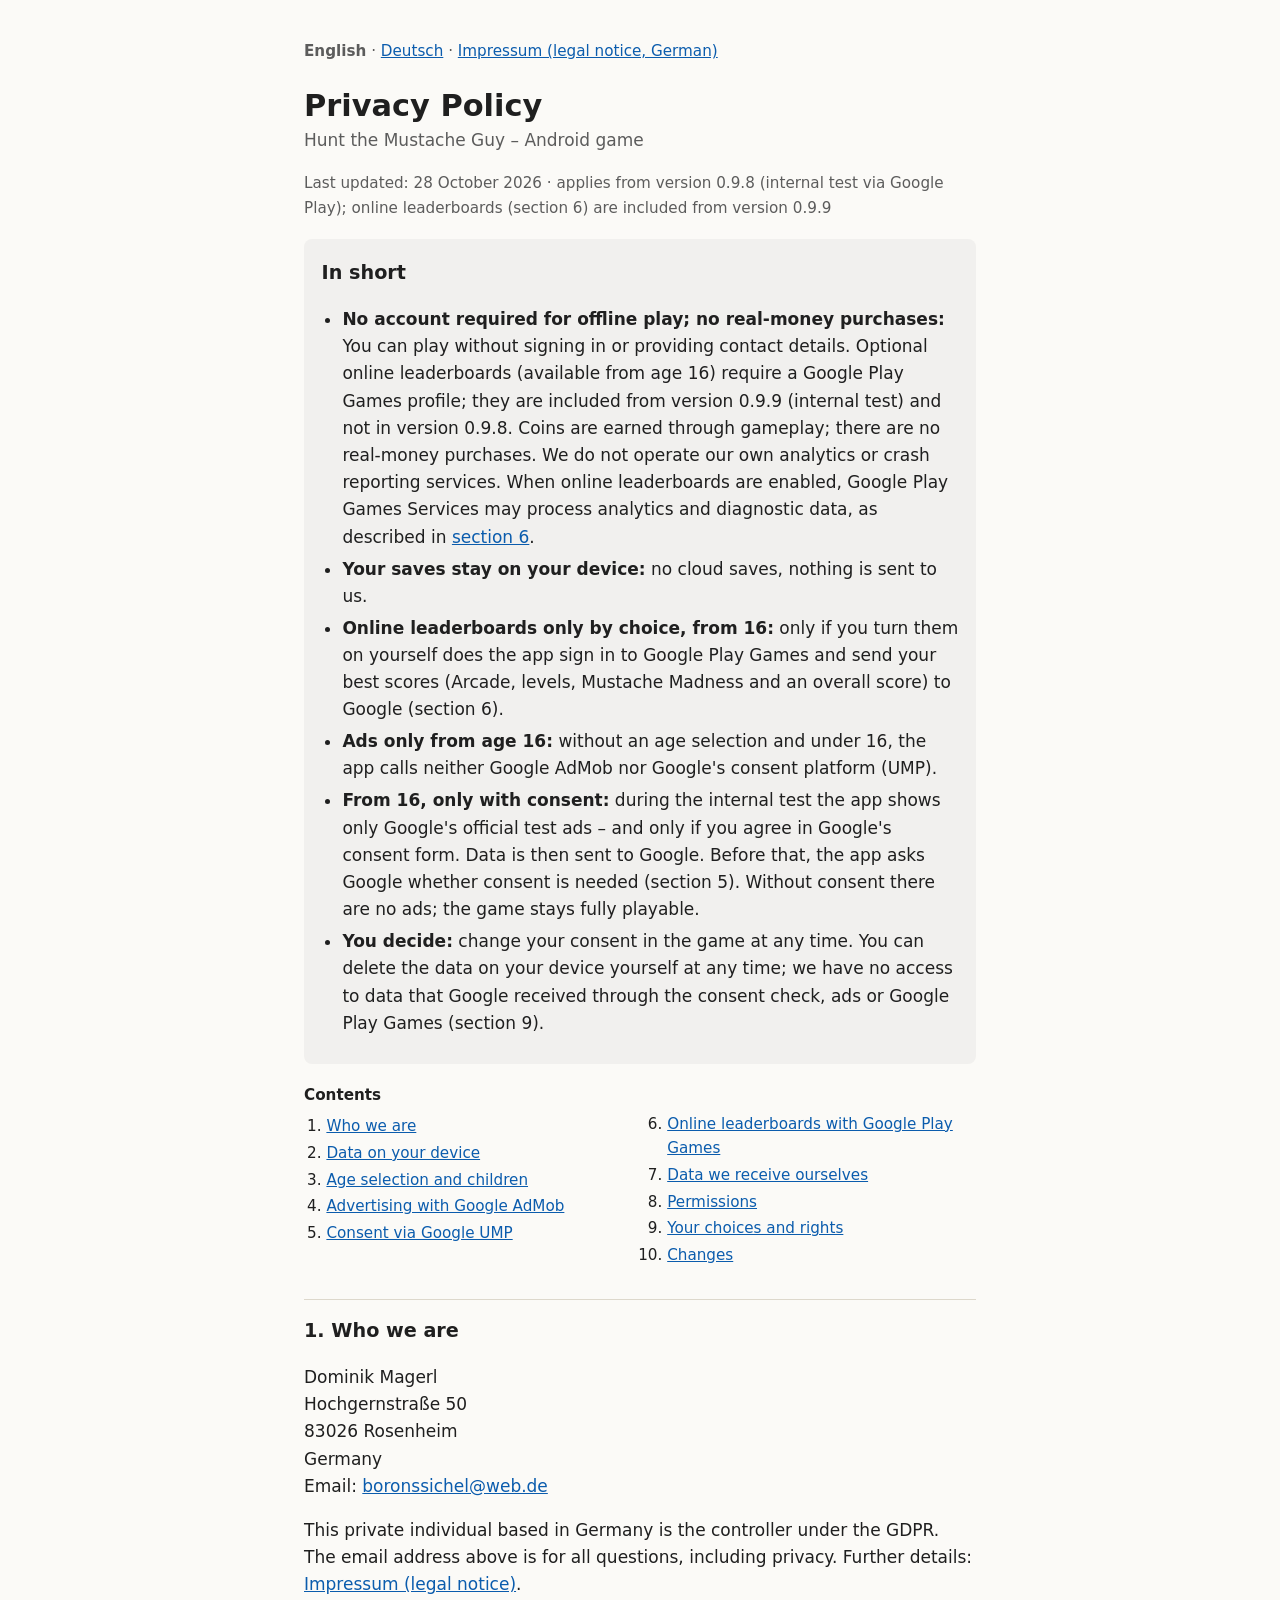
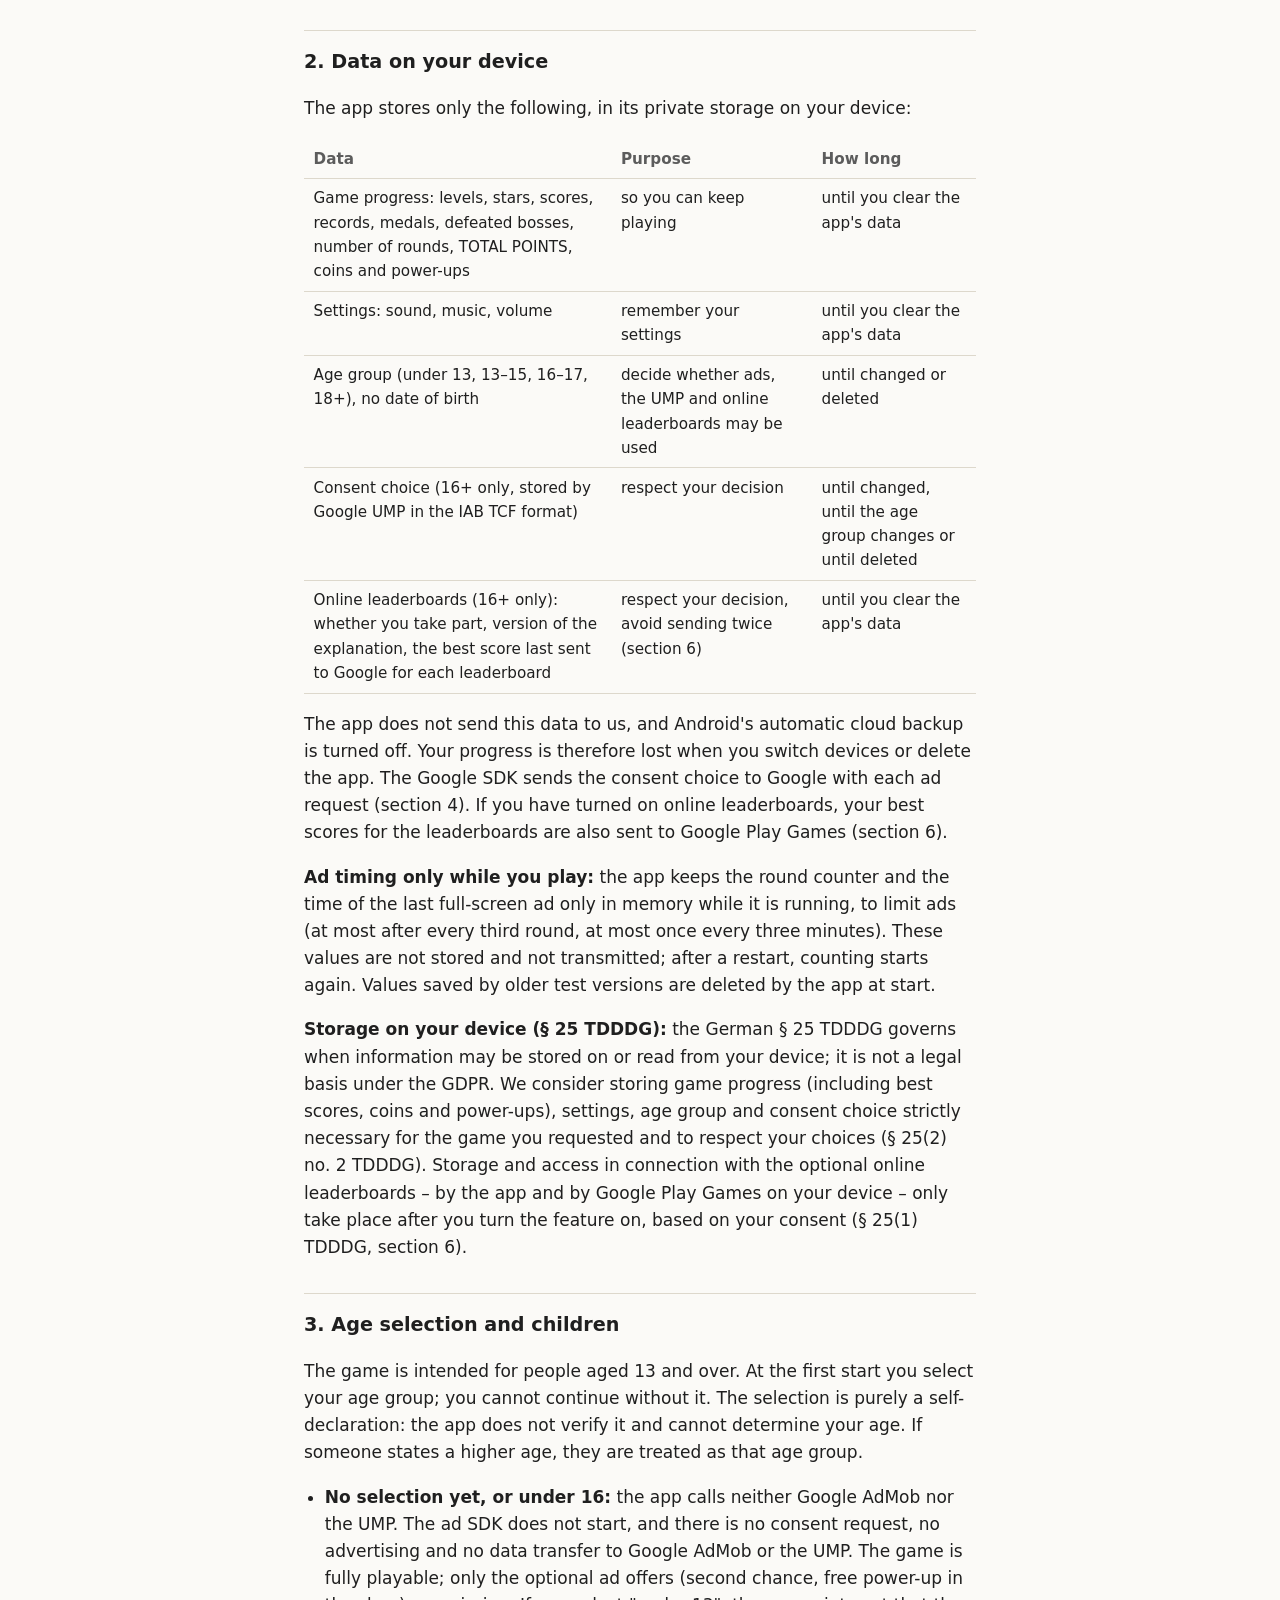
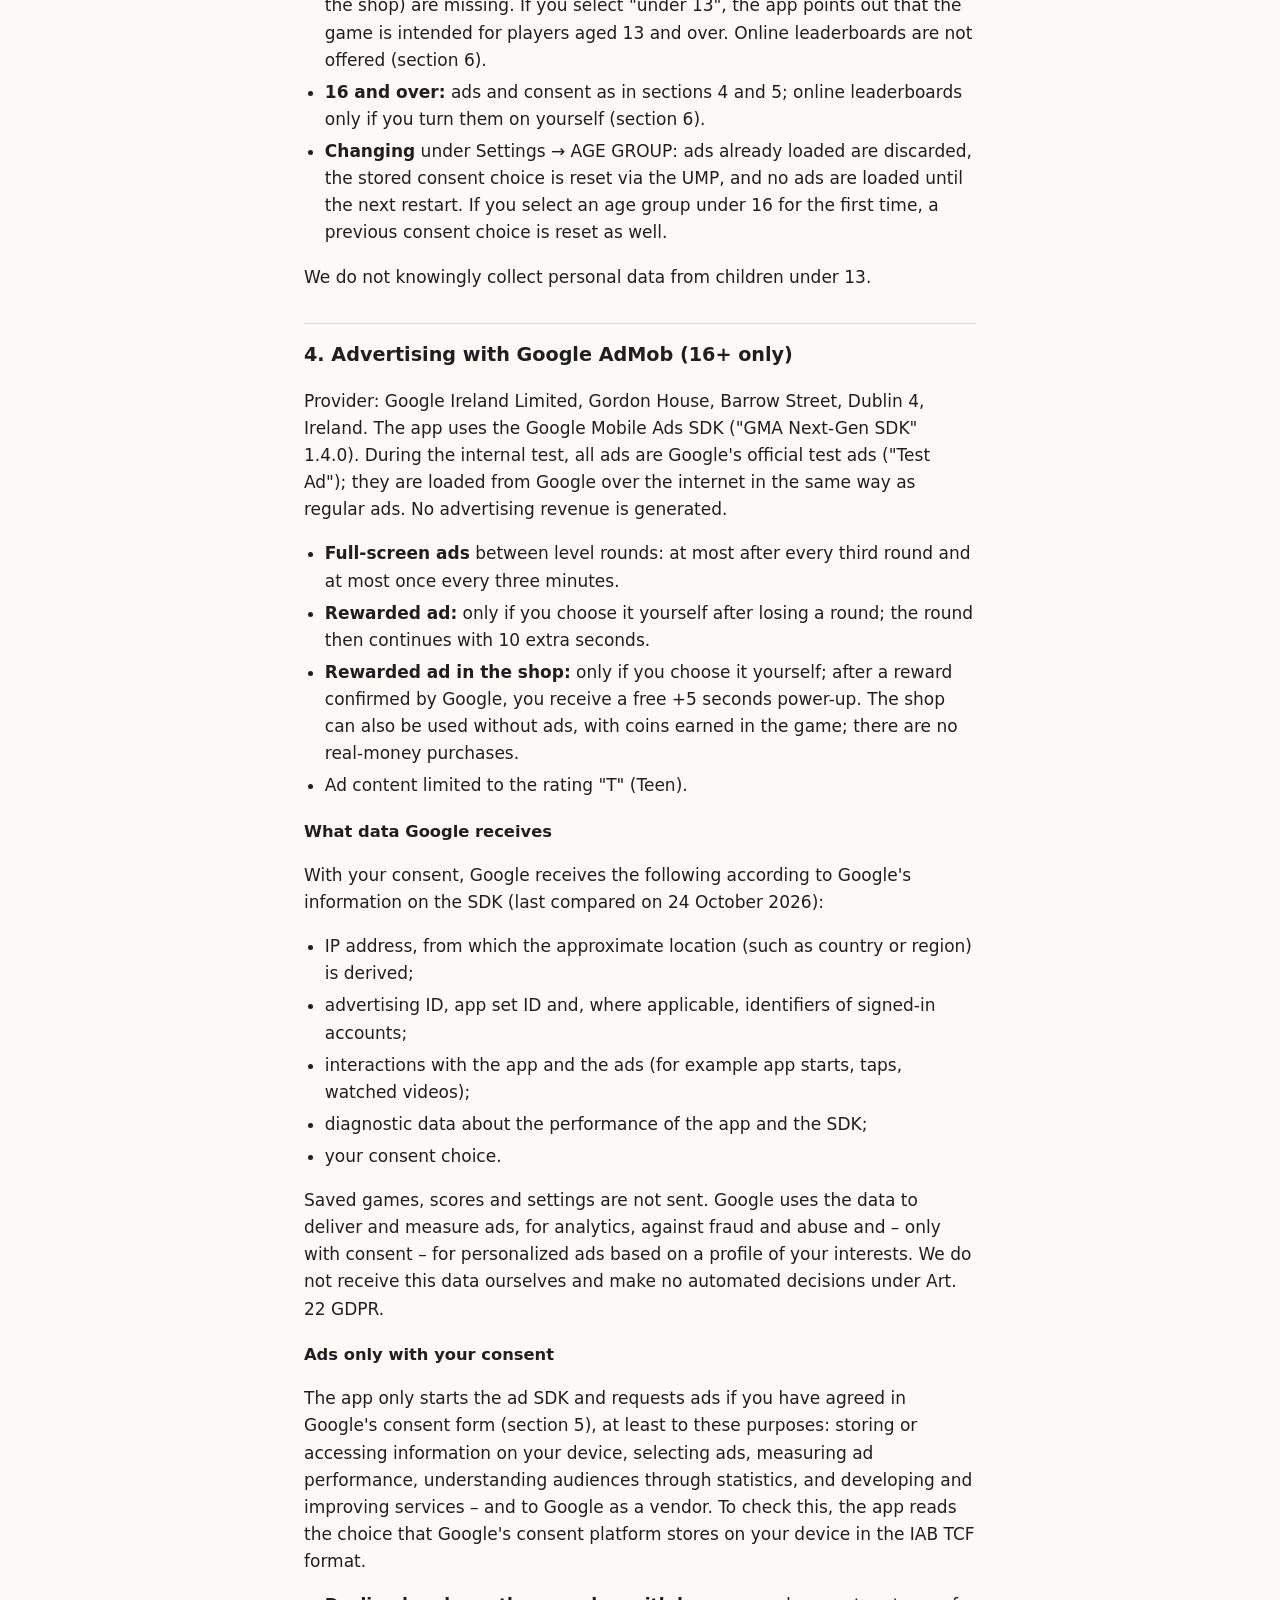
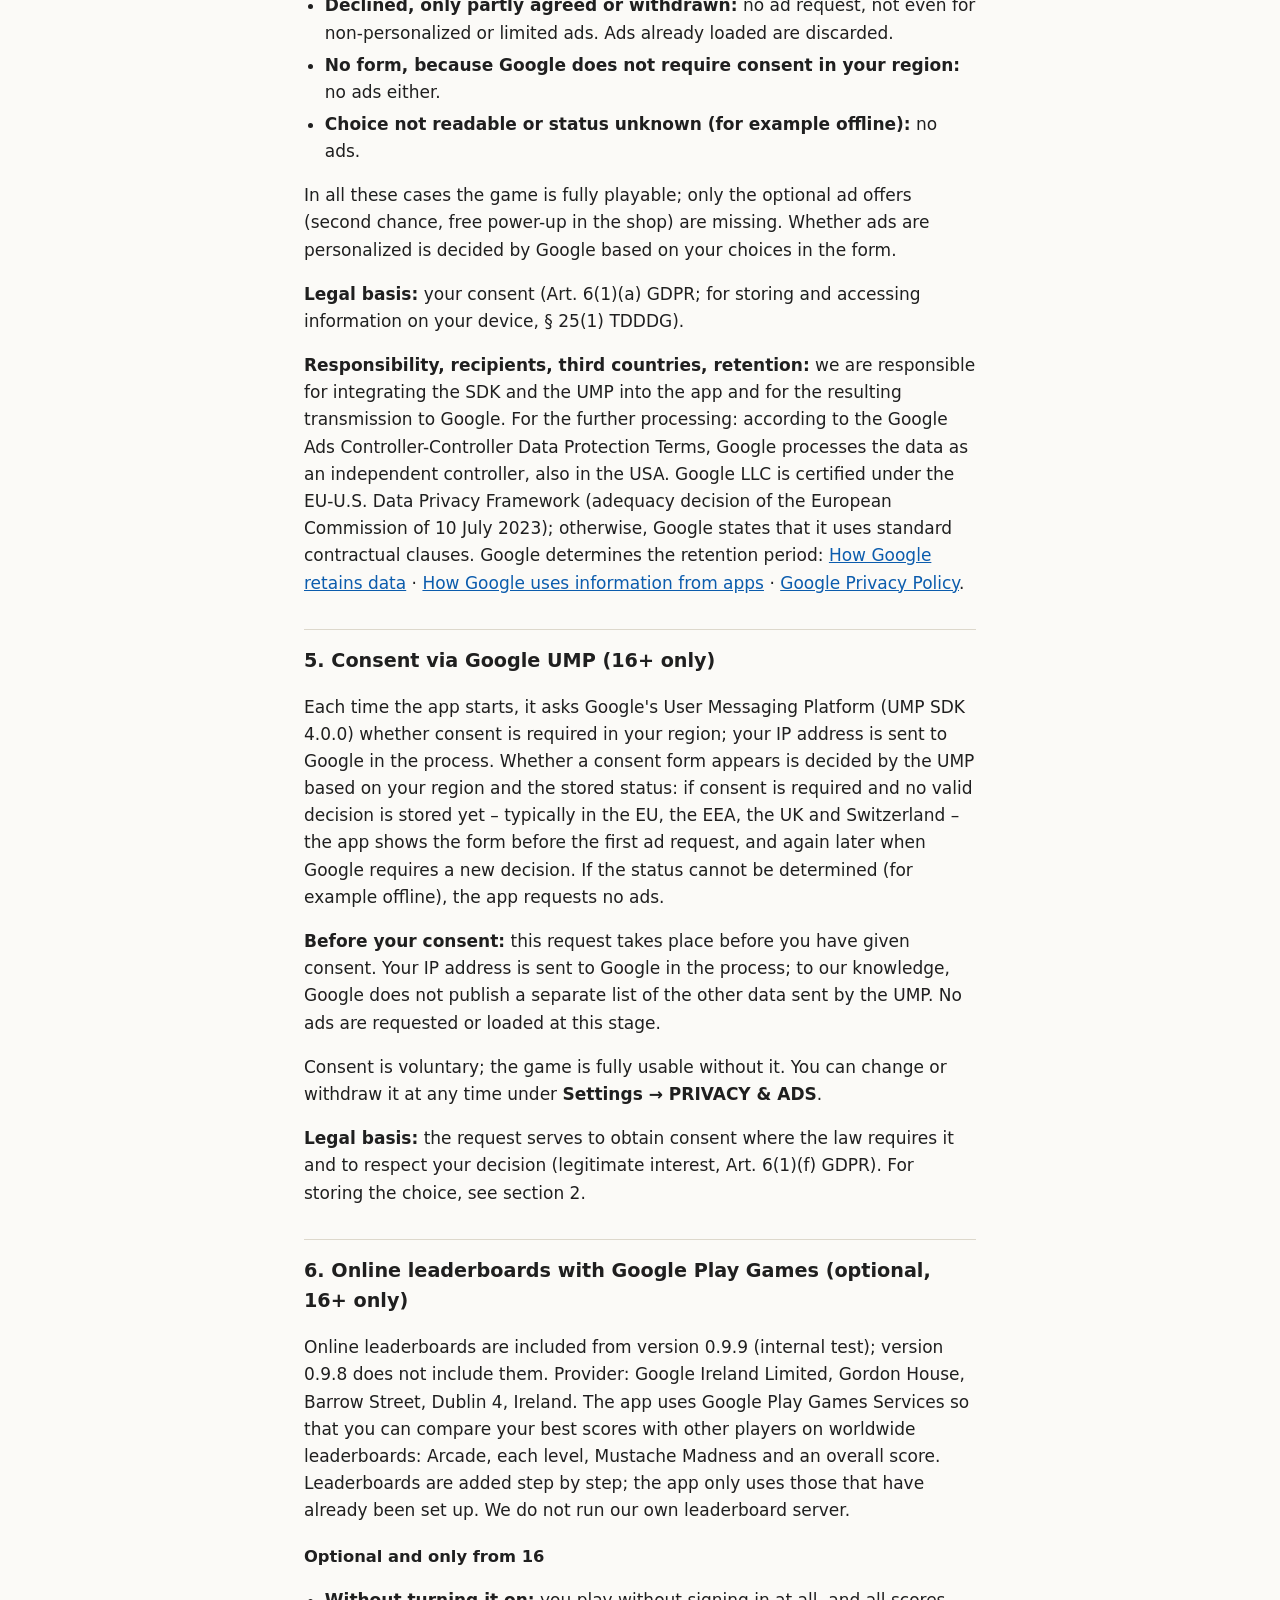
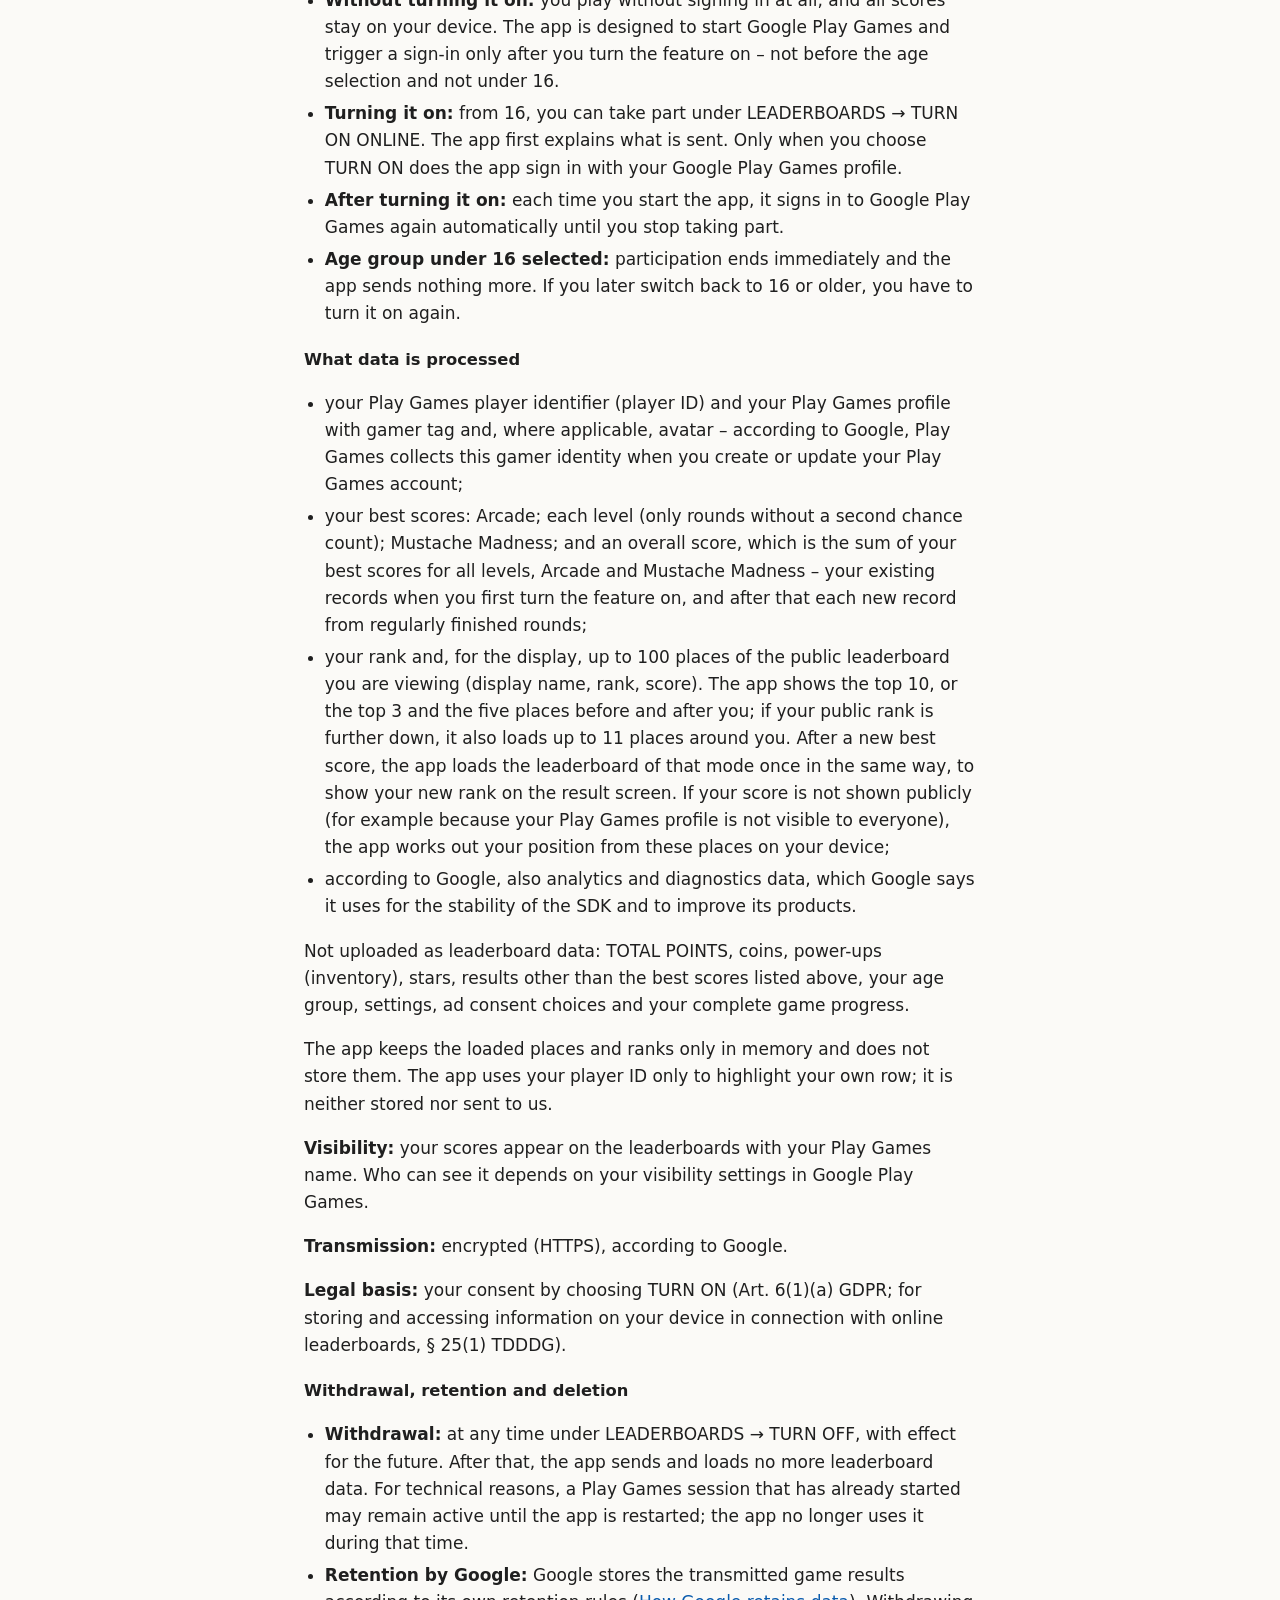
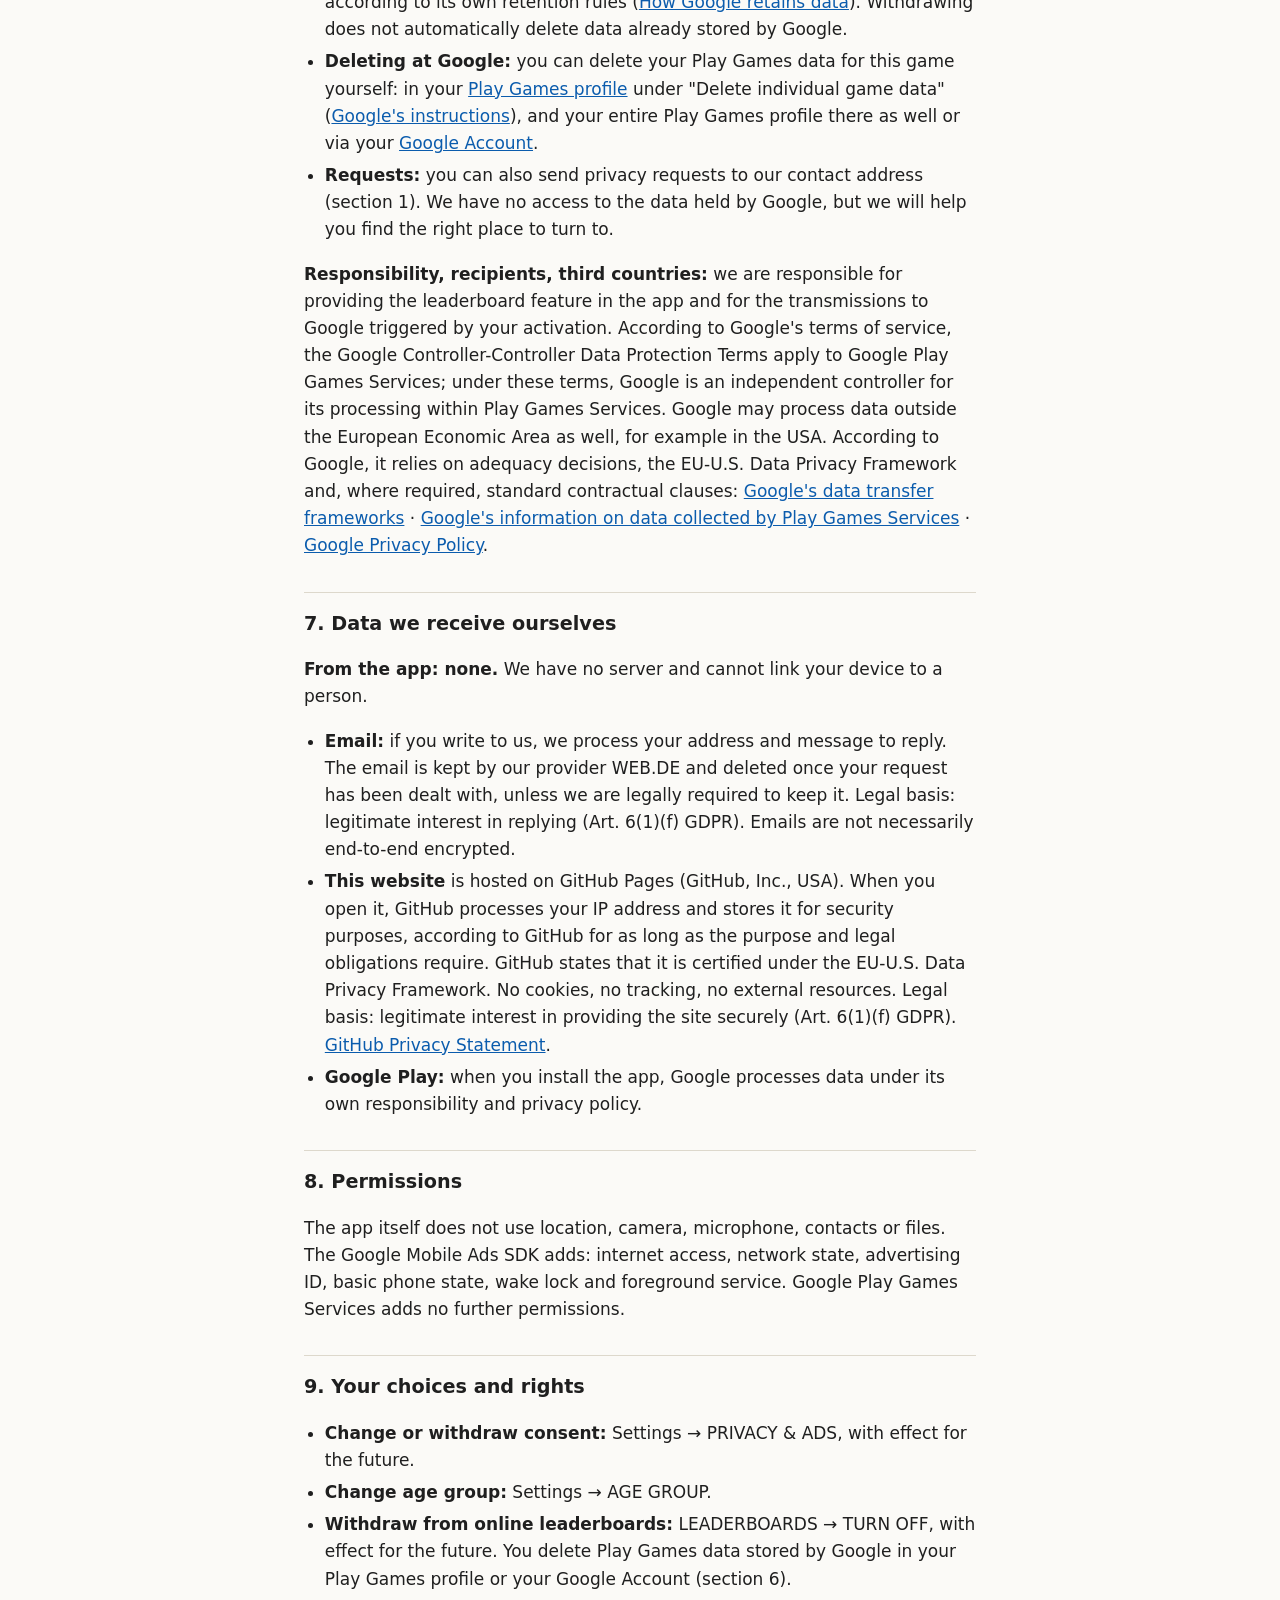
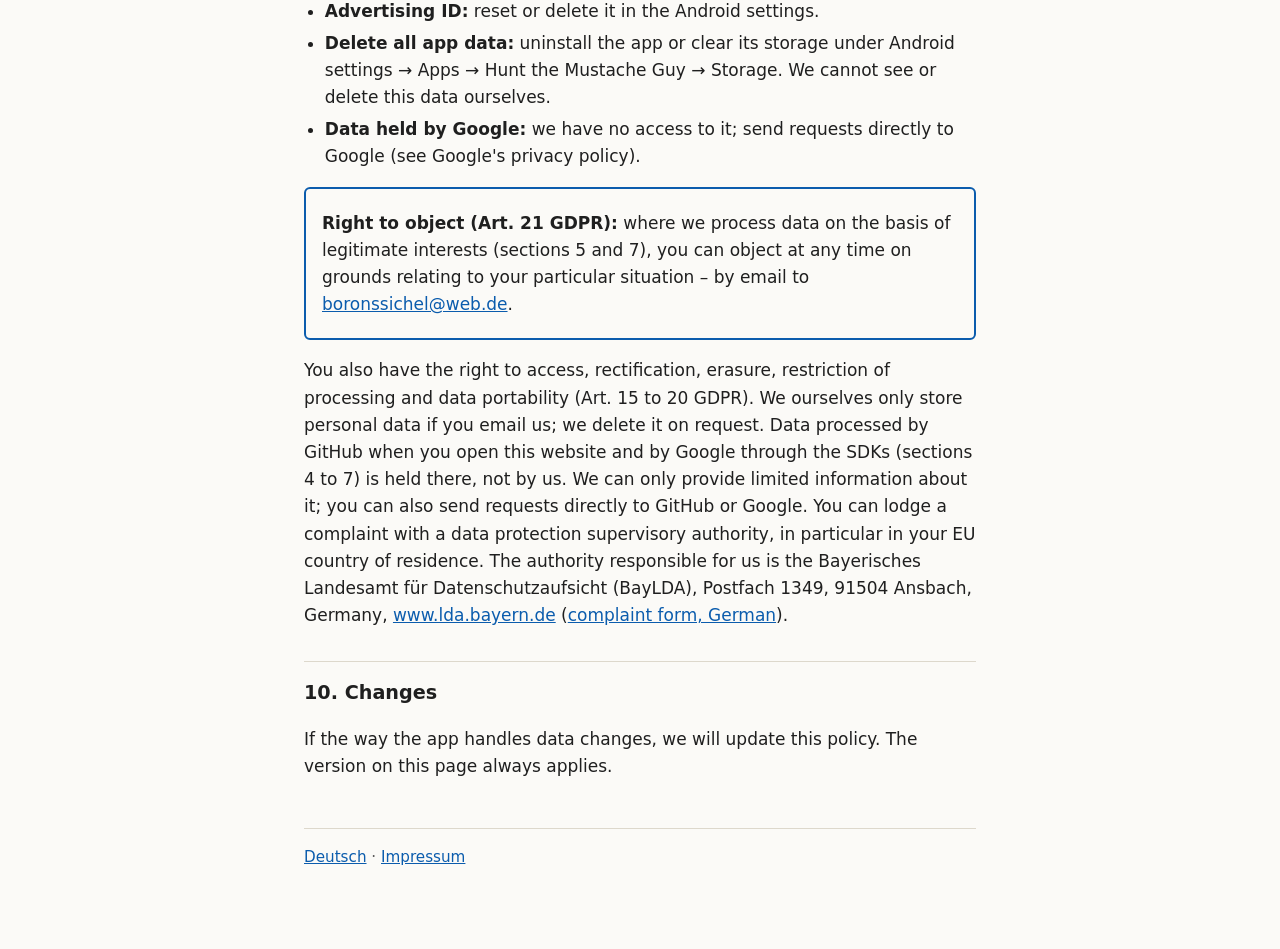
<file: index.html>
<!doctype html>
<html lang="en">
<head>
<meta charset="utf-8">
<meta name="viewport" content="width=device-width, initial-scale=1">
<title>Privacy Policy – Hunt the Mustache Guy</title>
<link rel="stylesheet" href="style.css">
</head>
<body>
<main>
<p class="lang"><strong>English</strong> · <a href="de/">Deutsch</a> · <a href="impressum/">Impressum (legal notice, German)</a></p>

<h1>Privacy Policy</h1>
<p class="sub">Hunt the Mustache Guy – Android game</p>
<p class="meta">Last updated: 28 October 2026 · applies from version 0.9.8 (internal test via Google
Play); online leaderboards (section 6) are included from version 0.9.9</p>

<div class="summary">
<h2>In short</h2>
<ul>
<li><strong>No account required for offline play; no real-money purchases:</strong> You can play
without signing in or providing contact details. Optional online leaderboards (available from
age 16) require a Google Play Games profile; they are included from version 0.9.9 (internal
test) and not in version 0.9.8. Coins are earned through gameplay; there are no real-money purchases.
We do not operate our own analytics or crash reporting services. When online leaderboards are
enabled, Google Play Games Services may process analytics and diagnostic data, as described in
<a href="#leaderboards">section 6</a>.</li>
<li><strong>Your saves stay on your device:</strong> no cloud saves, nothing is sent to us.</li>
<li><strong>Online leaderboards only by choice, from 16:</strong> only if you turn them on
yourself does the app sign in to Google Play Games and send your best scores (Arcade, levels,
Mustache Madness and an overall score) to Google (section 6).</li>
<li><strong>Ads only from age 16:</strong> without an age selection and under 16, the app calls
neither Google AdMob nor Google's consent platform (UMP).</li>
<li><strong>From 16, only with consent:</strong> during the internal test the app shows only
Google's official test ads – and only if you agree in Google's consent form. Data is then sent
to Google. Before that, the app asks Google whether consent is needed (section 5). Without
consent there are no ads; the game stays fully playable.</li>
<li><strong>You decide:</strong> change your consent in the game at any time. You can delete the
data on your device yourself at any time; we have no access to data that Google received through the
consent check, ads or Google Play Games (section 9).</li>
</ul>
</div>

<nav class="toc" aria-label="Contents">
<strong>Contents</strong>
<ol>
<li><a href="#who">Who we are</a></li>
<li><a href="#device">Data on your device</a></li>
<li><a href="#age">Age selection and children</a></li>
<li><a href="#ads">Advertising with Google AdMob</a></li>
<li><a href="#consent">Consent via Google UMP</a></li>
<li><a href="#leaderboards">Online leaderboards with Google Play Games</a></li>
<li><a href="#ourselves">Data we receive ourselves</a></li>
<li><a href="#permissions">Permissions</a></li>
<li><a href="#rights">Your choices and rights</a></li>
<li><a href="#changes">Changes</a></li>
</ol>
</nav>

<div id="who"></div>
<h2>1. Who we are</h2>
<p>
Dominik Magerl<br>
Hochgernstra&#223;e 50<br>83026 Rosenheim<br>
Germany<br>
Email: <a href="mailto:boronssichel@web.de">boronssichel@web.de</a>
</p>
<p>This private individual based in Germany is the controller under the GDPR. The email address
above is for all questions, including privacy. Further details:
<a href="impressum/">Impressum (legal notice)</a>.</p>

<h2 id="device">2. Data on your device</h2>
<p>The app stores only the following, in its private storage on your device:</p>
<table>
<thead><tr><th>Data</th><th>Purpose</th><th>How long</th></tr></thead>
<tbody>
<tr><td>Game progress: levels, stars, scores, records, medals, defeated bosses, number of rounds,
TOTAL POINTS, coins and power-ups</td><td data-label="Purpose">so you can keep playing</td><td data-label="How long">until you clear the app's data</td></tr>
<tr><td>Settings: sound, music, volume</td><td data-label="Purpose">remember your settings</td><td data-label="How long">until you clear the app's data</td></tr>
<tr><td>Age group (under 13, 13–15, 16–17, 18+), no date of birth</td><td data-label="Purpose">decide whether ads, the UMP and online leaderboards may be used</td><td data-label="How long">until changed or deleted</td></tr>
<tr><td>Consent choice (16+ only, stored by Google UMP in the IAB TCF format)</td><td data-label="Purpose">respect your decision</td><td data-label="How long">until changed, until the age group changes or until deleted</td></tr>
<tr><td>Online leaderboards (16+ only): whether you take part, version of the explanation, the
best score last sent to Google for each leaderboard</td><td data-label="Purpose">respect your decision, avoid sending
twice (section 6)</td><td data-label="How long">until you clear the app's data</td></tr>
</tbody>
</table>
<p>The app does not send this data to us, and Android's automatic cloud backup is turned off.
Your progress is therefore lost when you switch devices or delete the app. The Google SDK sends
the consent choice to Google with each ad request (section 4). If you have turned on online
leaderboards, your best scores for the leaderboards are also sent to Google Play Games
(section 6).</p>
<p><strong>Ad timing only while you play:</strong> the app keeps the round counter and the time
of the last full-screen ad only in memory while it is running, to limit ads (at most after every
third round, at most once every three minutes). These values are not stored and not
transmitted; after a restart, counting starts again. Values saved by older test versions are
deleted by the app at start.</p>
<p><strong>Storage on your device (§ 25 TDDDG):</strong> the German § 25 TDDDG governs when
information may be stored on or read from your device; it is not a legal basis under the GDPR.
We consider storing game progress (including best scores, coins and power-ups), settings, age
group and consent choice strictly necessary for the game you requested and to respect your
choices (§ 25(2) no. 2 TDDDG). Storage and access in connection with the optional online
leaderboards – by the app and by Google Play Games on your device – only take place after you
turn the feature on, based on your consent (§ 25(1) TDDDG, section 6).</p>

<h2 id="age">3. Age selection and children</h2>
<p>The game is intended for people aged 13 and over. At the first start you select your age
group; you cannot continue without it. The selection is purely a self-declaration: the app does
not verify it and cannot determine your age. If someone states a higher age, they are treated as
that age group.</p>
<ul>
<li><strong>No selection yet, or under 16:</strong> the app calls neither Google AdMob nor the
UMP. The ad SDK does not start, and there is no consent request, no advertising and no data
transfer to Google AdMob or the UMP. The game is fully playable; only the optional ad offers
(second chance, free power-up in the shop) are missing. If you select "under 13", the app points out that the game is
intended for players aged 13 and over. Online leaderboards are not offered (section 6).</li>
<li><strong>16 and over:</strong> ads and consent as in sections 4 and 5; online leaderboards
only if you turn them on yourself (section 6).</li>
<li><strong>Changing</strong> under Settings → AGE GROUP: ads already loaded are discarded, the
stored consent choice is reset via the UMP, and no ads are loaded until the next restart. If you
select an age group under 16 for the first time, a previous consent choice is reset as
well.</li>
</ul>
<p>We do not knowingly collect personal data from children under 13.</p>

<h2 id="ads">4. Advertising with Google AdMob (16+ only)</h2>
<p>Provider: Google Ireland Limited, Gordon House, Barrow Street, Dublin 4, Ireland. The app
uses the Google Mobile Ads SDK ("GMA Next-Gen SDK" 1.4.0). During the internal test, all ads are
Google's official test ads ("Test Ad"); they are loaded from Google over the internet in the same
way as regular ads. No advertising revenue is generated.</p>
<ul>
<li><strong>Full-screen ads</strong> between level rounds: at most after every third round and at
most once every three minutes.</li>
<li><strong>Rewarded ad:</strong> only if you choose it yourself after losing a round; the round
then continues with 10 extra seconds.</li>
<li><strong>Rewarded ad in the shop:</strong> only if you choose it yourself; after a reward
confirmed by Google, you receive a free +5 seconds power-up. The shop can also be used without
ads, with coins earned in the game; there are no real-money purchases.</li>
<li>Ad content limited to the rating "T" (Teen).</li>
</ul>
<h3>What data Google receives</h3>
<p>With your consent, Google receives the following according to Google's information on the
SDK (last compared on 24 October 2026):</p>
<ul>
<li>IP address, from which the approximate location (such as country or region) is derived;</li>
<li>advertising ID, app set ID and, where applicable, identifiers of signed-in accounts;</li>
<li>interactions with the app and the ads (for example app starts, taps, watched videos);</li>
<li>diagnostic data about the performance of the app and the SDK;</li>
<li>your consent choice.</li>
</ul>
<p>Saved games, scores and settings are not sent. Google uses the data to deliver and measure
ads, for analytics, against fraud and abuse and – only with consent – for personalized ads based
on a profile of your interests. We do not receive this data ourselves and make no automated
decisions under Art. 22 GDPR.</p>
<h3>Ads only with your consent</h3>
<p>The app only starts the ad SDK and requests ads if you have agreed in Google's consent form
(section 5), at least to these purposes: storing or accessing information on your device,
selecting ads, measuring ad performance, understanding audiences through statistics, and
developing and improving services – and to Google as a vendor. To check this, the app reads the
choice that Google's consent platform stores on your device in the IAB TCF format.</p>
<ul>
<li><strong>Declined, only partly agreed or withdrawn:</strong> no ad request, not even for
non-personalized or limited ads. Ads already loaded are discarded.</li>
<li><strong>No form, because Google does not require consent in your region:</strong> no ads
either.</li>
<li><strong>Choice not readable or status unknown (for example offline):</strong> no ads.</li>
</ul>
<p>In all these cases the game is fully playable; only the optional ad offers (second chance,
free power-up in the shop) are missing. Whether ads are personalized is decided by Google based on your choices in the
form.</p>
<p><strong>Legal basis:</strong> your consent (Art. 6(1)(a) GDPR; for storing and accessing
information on your device, § 25(1) TDDDG).</p>
<p><strong>Responsibility, recipients, third countries, retention:</strong> we are responsible
for integrating the SDK and the UMP into the app and for the resulting transmission to Google.
For the further processing: according to the Google Ads
Controller-Controller Data Protection Terms, Google processes the data as an independent
controller, also in the USA. Google LLC is certified under the EU-U.S. Data Privacy Framework
(adequacy decision of the European Commission of 10 July 2023); otherwise, Google states that it
uses standard contractual clauses. Google determines the retention period:
<a href="https://policies.google.com/technologies/retention">How Google retains data</a> ·
<a href="https://policies.google.com/technologies/partner-sites">How Google uses information
from apps</a> · <a href="https://policies.google.com/privacy">Google Privacy Policy</a>.</p>

<h2 id="consent">5. Consent via Google UMP (16+ only)</h2>
<p>Each time the app starts, it asks Google's User Messaging Platform (UMP SDK 4.0.0) whether
consent is required in your region; your IP address is sent to Google in the process. Whether a
consent form appears is decided by the UMP based on your region and the stored status: if
consent is required and no valid decision is stored yet – typically in the EU, the EEA, the UK
and Switzerland – the app shows the form before the first ad request, and again later when
Google requires a new decision. If the status cannot be determined (for example offline),
the app requests no ads.</p>
<p><strong>Before your consent:</strong> this request takes place before you have given consent.
Your IP address is sent to Google in the process; to our knowledge, Google does not publish a
separate list of the other data sent by the UMP. No ads are requested or loaded at this
stage.</p>
<p>Consent is voluntary; the game is fully usable without it. You can change or withdraw it at
any time under <strong>Settings → PRIVACY &amp; ADS</strong>.</p>
<p><strong>Legal basis:</strong> the request serves to obtain consent where the law requires it
and to respect your decision (legitimate interest, Art. 6(1)(f) GDPR). For storing the choice,
see section 2.</p>

<h2 id="leaderboards">6. Online leaderboards with Google Play Games (optional, 16+ only)</h2>
<p>Online leaderboards are included from version 0.9.9 (internal test); version 0.9.8 does not
include them. Provider: Google Ireland Limited, Gordon House, Barrow Street, Dublin 4, Ireland.
The app uses Google Play Games Services so that you can compare your best scores with other
players on worldwide leaderboards: Arcade, each level, Mustache Madness and an overall score.
Leaderboards are added step by step; the app only uses those that have already been set up. We
do not run our own leaderboard server.</p>
<h3>Optional and only from 16</h3>
<ul>
<li><strong>Without turning it on:</strong> you play without signing in at all, and all scores
stay on your device. The app is designed to start Google Play Games and trigger a sign-in only
after you turn the feature on – not before the age selection and not under 16.</li>
<li><strong>Turning it on:</strong> from 16, you can take part under LEADERBOARDS → TURN ON
ONLINE. The app first explains what is sent. Only when you choose TURN ON does the app sign in
with your Google Play Games profile.</li>
<li><strong>After turning it on:</strong> each time you start the app, it signs in to Google Play
Games again automatically until you stop taking part.</li>
<li><strong>Age group under 16 selected:</strong> participation ends immediately and the app sends
nothing more. If you later switch back to 16 or older, you have to turn it on again.</li>
</ul>
<h3>What data is processed</h3>
<ul>
<li>your Play Games player identifier (player ID) and your Play Games profile with gamer tag and,
where applicable, avatar – according to Google, Play Games collects this gamer identity when you
create or update your Play Games account;</li>
<li>your best scores: Arcade; each level (only rounds without a second chance count); Mustache
Madness; and an overall score, which is the sum of your best scores for all levels, Arcade and Mustache Madness – your existing records
when you first turn the feature on, and after that each new record from regularly finished
rounds;</li>
<li>your rank and, for the display, up to 100 places of the public leaderboard you are viewing
(display name, rank, score). The app shows the top 10, or the top 3 and the five places before and
after you; if your public rank is further down, it also loads up to 11 places around you. After a
new best score, the app loads the leaderboard of that mode once in the same way, to show your new
rank on the result screen. If your
score is not shown publicly (for example because your Play Games profile is not visible to
everyone), the app works out your position from these places on your device;</li>
<li>according to Google, also analytics and diagnostics data, which Google says it uses for the
stability of the SDK and to improve its products.</li>
</ul>
<p>Not uploaded as leaderboard data: TOTAL POINTS, coins, power-ups (inventory), stars, results
other than the best scores listed above, your age group, settings, ad consent choices and your
complete game progress.</p>
<p>The app keeps the loaded places and ranks only in memory and does not store them. The app uses
your player ID only to highlight your own row; it is neither stored nor sent to us.</p>
<p><strong>Visibility:</strong> your scores appear on the leaderboards with your Play Games name.
Who can see it depends on your visibility settings in Google Play Games.</p>
<p><strong>Transmission:</strong> encrypted (HTTPS), according to Google.</p>
<p><strong>Legal basis:</strong> your consent by choosing TURN ON (Art. 6(1)(a) GDPR; for storing
and accessing information on your device in connection with online leaderboards, § 25(1)
TDDDG).</p>
<h3>Withdrawal, retention and deletion</h3>
<ul>
<li><strong>Withdrawal:</strong> at any time under LEADERBOARDS → TURN OFF, with effect for the
future. After that, the app sends and loads no more leaderboard data. For technical reasons, a
Play Games session that has already started may remain active until the app is restarted; the
app no longer uses it during that time.</li>
<li><strong>Retention by Google:</strong> Google stores the transmitted game results according to
its own retention rules
(<a href="https://policies.google.com/technologies/retention">How Google retains data</a>).
Withdrawing does not automatically delete data already stored by Google.</li>
<li><strong>Deleting at Google:</strong> you can delete your Play Games data for this game
yourself: in your <a href="https://play.google.com/games/profile">Play Games profile</a> under
"Delete individual game data"
(<a href="https://support.google.com/googleplay/answer/9130646">Google's instructions</a>), and
your entire Play Games profile there as well or via your
<a href="https://myaccount.google.com/">Google Account</a>.</li>
<li><strong>Requests:</strong> you can also send privacy requests to our contact address
(section 1). We have no access to the data held by Google, but we will help you find the right
place to turn to.</li>
</ul>
<p><strong>Responsibility, recipients, third countries:</strong> we are responsible for providing
the leaderboard feature in the app and for the transmissions to Google triggered by your
activation. According to Google's terms of service, the Google Controller-Controller Data
Protection Terms apply to Google Play Games Services; under these terms, Google is an independent
controller for its processing within Play Games Services. Google may process data outside the
European Economic Area as well, for example in the USA. According to Google, it relies on
adequacy decisions, the EU-U.S. Data Privacy Framework and, where required, standard contractual
clauses:
<a href="https://policies.google.com/privacy/frameworks">Google's data transfer frameworks</a> ·
<a href="https://developer.android.com/games/pgs/data-collection">Google's information on data
collected by Play Games Services</a> ·
<a href="https://policies.google.com/privacy">Google Privacy Policy</a>.</p>

<h2 id="ourselves">7. Data we receive ourselves</h2>
<p><strong>From the app: none.</strong> We have no server and cannot link your device to a
person.</p>
<ul>
<li><strong>Email:</strong> if you write to us, we process your address and message to reply.
The email is kept by our provider WEB.DE and deleted once your request has been dealt with,
unless we are legally required to keep it. Legal basis: legitimate interest in replying
(Art. 6(1)(f) GDPR). Emails are not necessarily end-to-end encrypted.</li>
<li><strong>This website</strong> is hosted on GitHub Pages (GitHub, Inc., USA). When you open
it, GitHub processes your IP address and stores it for security purposes, according to GitHub
for as long as the purpose and legal obligations require. GitHub states that it is certified
under the EU-U.S. Data Privacy Framework. No cookies, no tracking, no external resources. Legal
basis: legitimate interest in providing the site securely (Art. 6(1)(f) GDPR).
<a href="https://docs.github.com/en/site-policy/privacy-policies/github-general-privacy-statement">GitHub Privacy Statement</a>.</li>
<li><strong>Google Play:</strong> when you install the app, Google processes data under its own
responsibility and privacy policy.</li>
</ul>

<h2 id="permissions">8. Permissions</h2>
<p>The app itself does not use location, camera, microphone, contacts or files. The Google
Mobile Ads SDK adds: internet access, network state, advertising ID, basic phone state, wake
lock and foreground service. Google Play Games Services adds no further permissions.</p>

<h2 id="rights">9. Your choices and rights</h2>
<ul>
<li><strong>Change or withdraw consent:</strong> Settings → PRIVACY &amp; ADS, with effect for the
future.</li>
<li><strong>Change age group:</strong> Settings → AGE GROUP.</li>
<li><strong>Withdraw from online leaderboards:</strong> LEADERBOARDS → TURN OFF, with effect for the
future. You delete Play Games data stored by Google in your Play Games profile or your Google
Account (section 6).</li>
<li><strong>Advertising ID:</strong> reset or delete it in the Android settings.</li>
<li><strong>Delete all app data:</strong> uninstall the app or clear its storage under Android
settings → Apps → Hunt the Mustache Guy → Storage. We cannot see or delete this data
ourselves.</li>
<li><strong>Data held by Google:</strong> we have no access to it; send requests directly to
Google (see Google's privacy policy).</li>
</ul>
<div class="objection">
<p><strong>Right to object (Art. 21 GDPR):</strong> where we process data on the basis of
legitimate interests (sections 5 and 7), you can object at any time on grounds relating to your
particular situation – by email to <a href="mailto:boronssichel@web.de">boronssichel@web.de</a>.</p>
</div>
<p>You also have the right to access, rectification, erasure, restriction of processing and data
portability (Art. 15 to 20 GDPR). We ourselves only store personal data if you email us; we
delete it on request. Data processed by GitHub when you open this website and by Google through
the SDKs (sections 4 to 7) is held there, not by us. We can only provide limited information
about it; you can also send requests directly to GitHub or Google. You can lodge a complaint with a data protection supervisory authority, in
particular in your EU country of residence. The authority responsible for us is the Bayerisches
Landesamt für Datenschutzaufsicht (BayLDA), Postfach 1349, 91504 Ansbach, Germany,
<a href="https://www.lda.bayern.de/">www.lda.bayern.de</a>
(<a href="https://www.lda.bayern.de/de/beschwerde.html">complaint form, German</a>).</p>

<h2 id="changes">10. Changes</h2>
<p>If the way the app handles data changes, we will update this policy. The version on this page
always applies.</p>

<p class="foot"><a href="de/">Deutsch</a> · <a href="impressum/">Impressum</a></p>
</main>
</body>
</html>
</file>
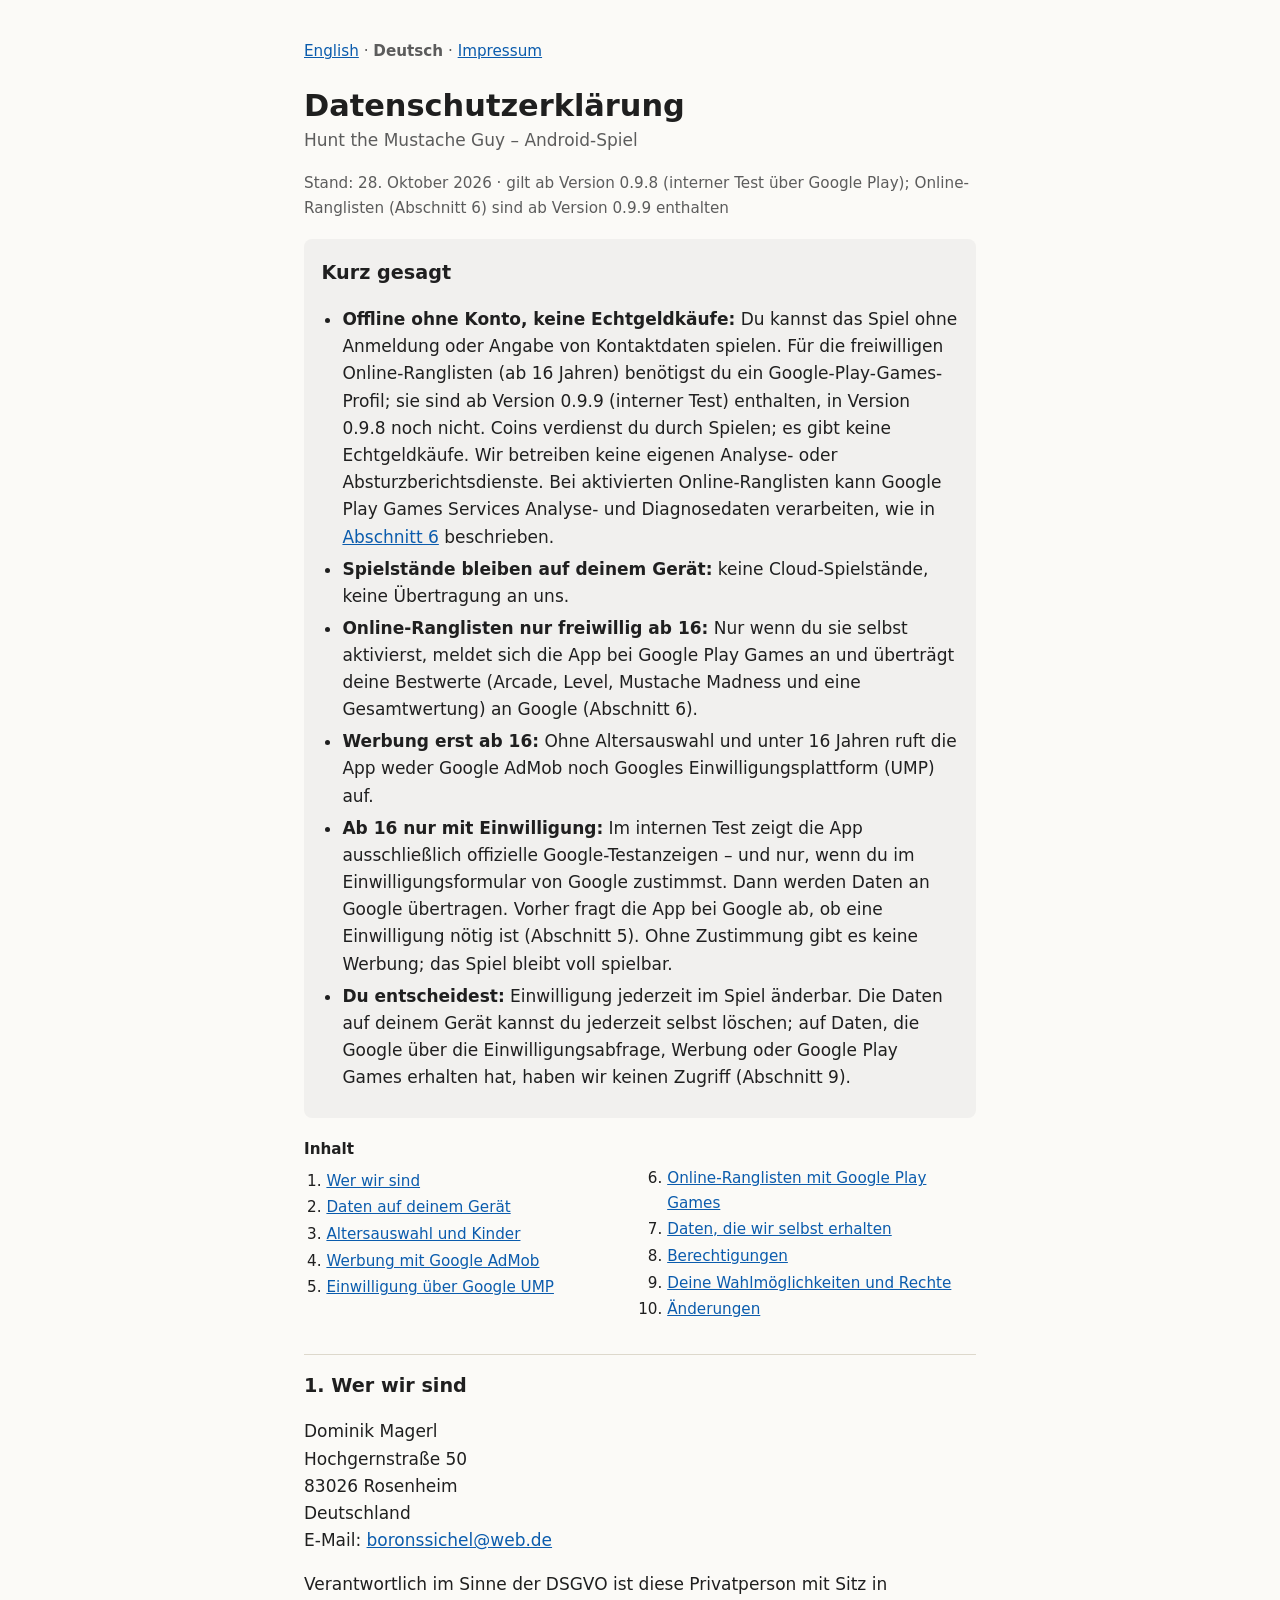
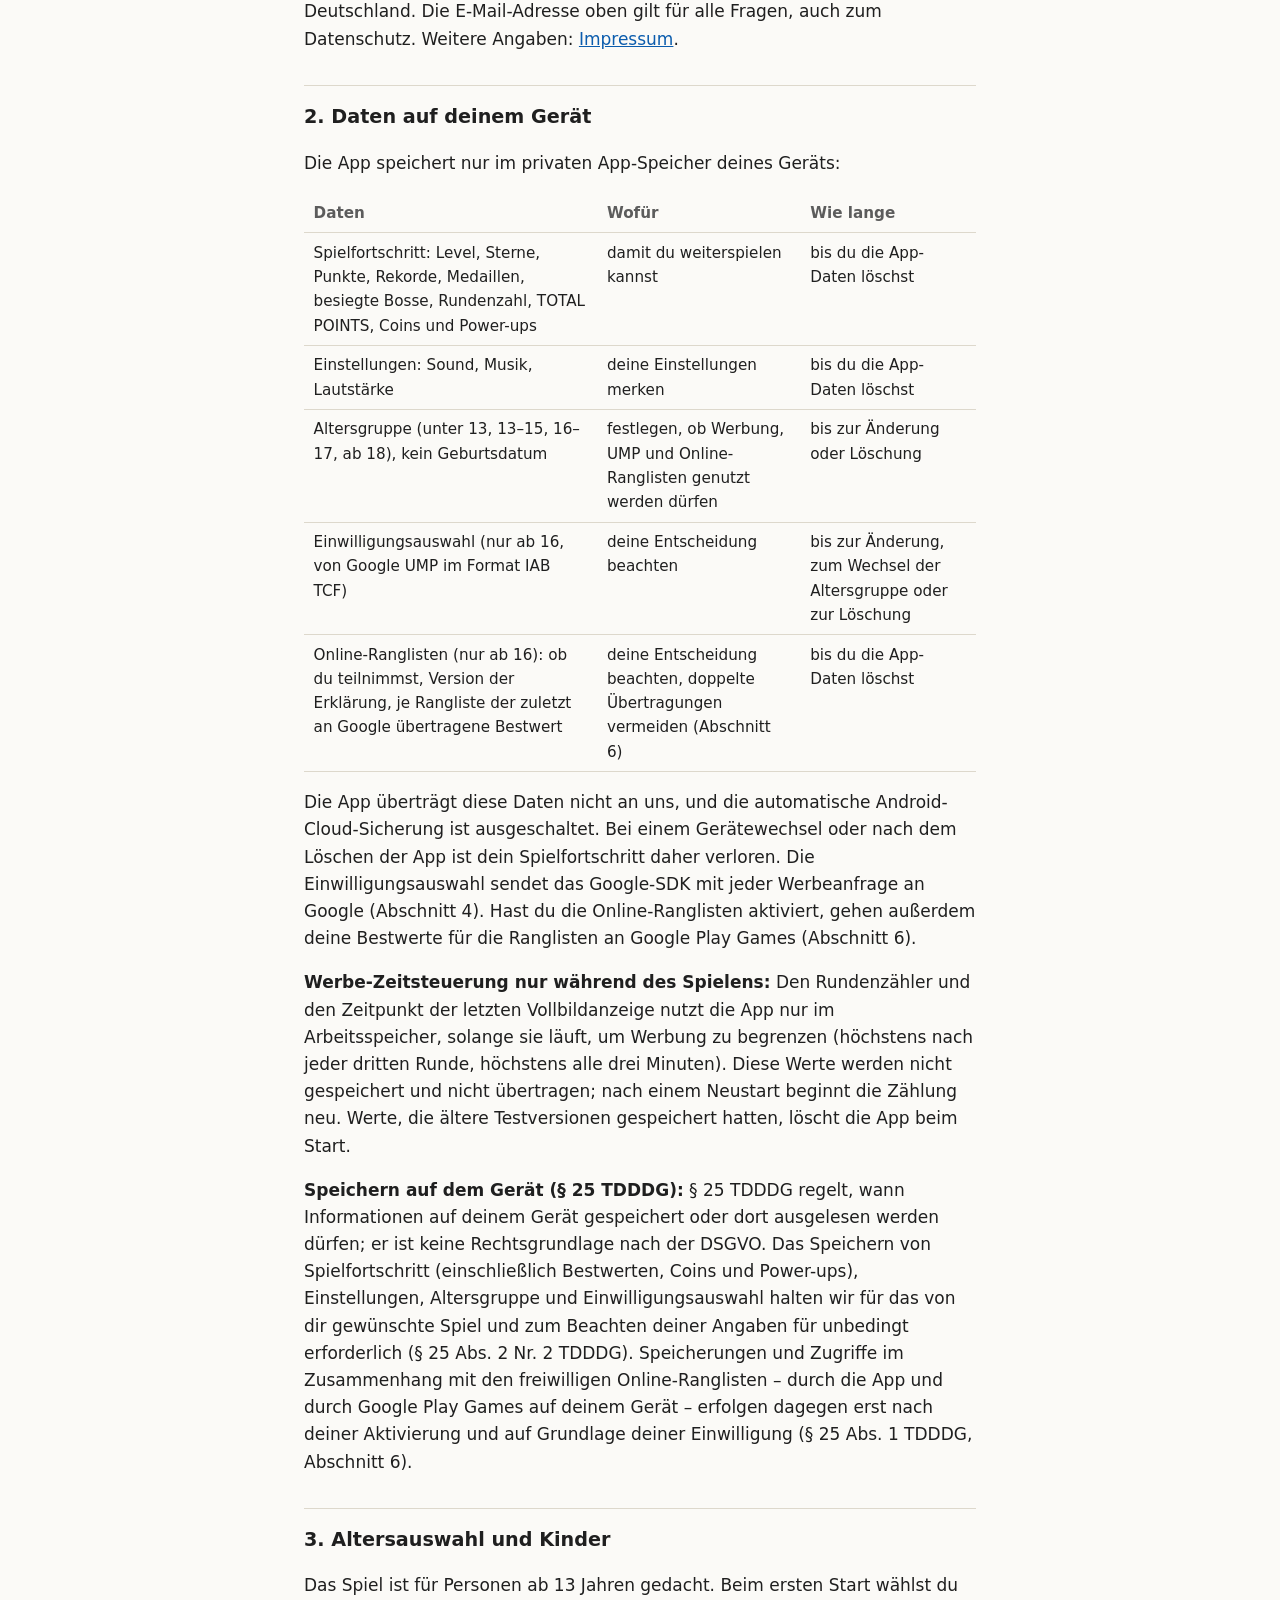
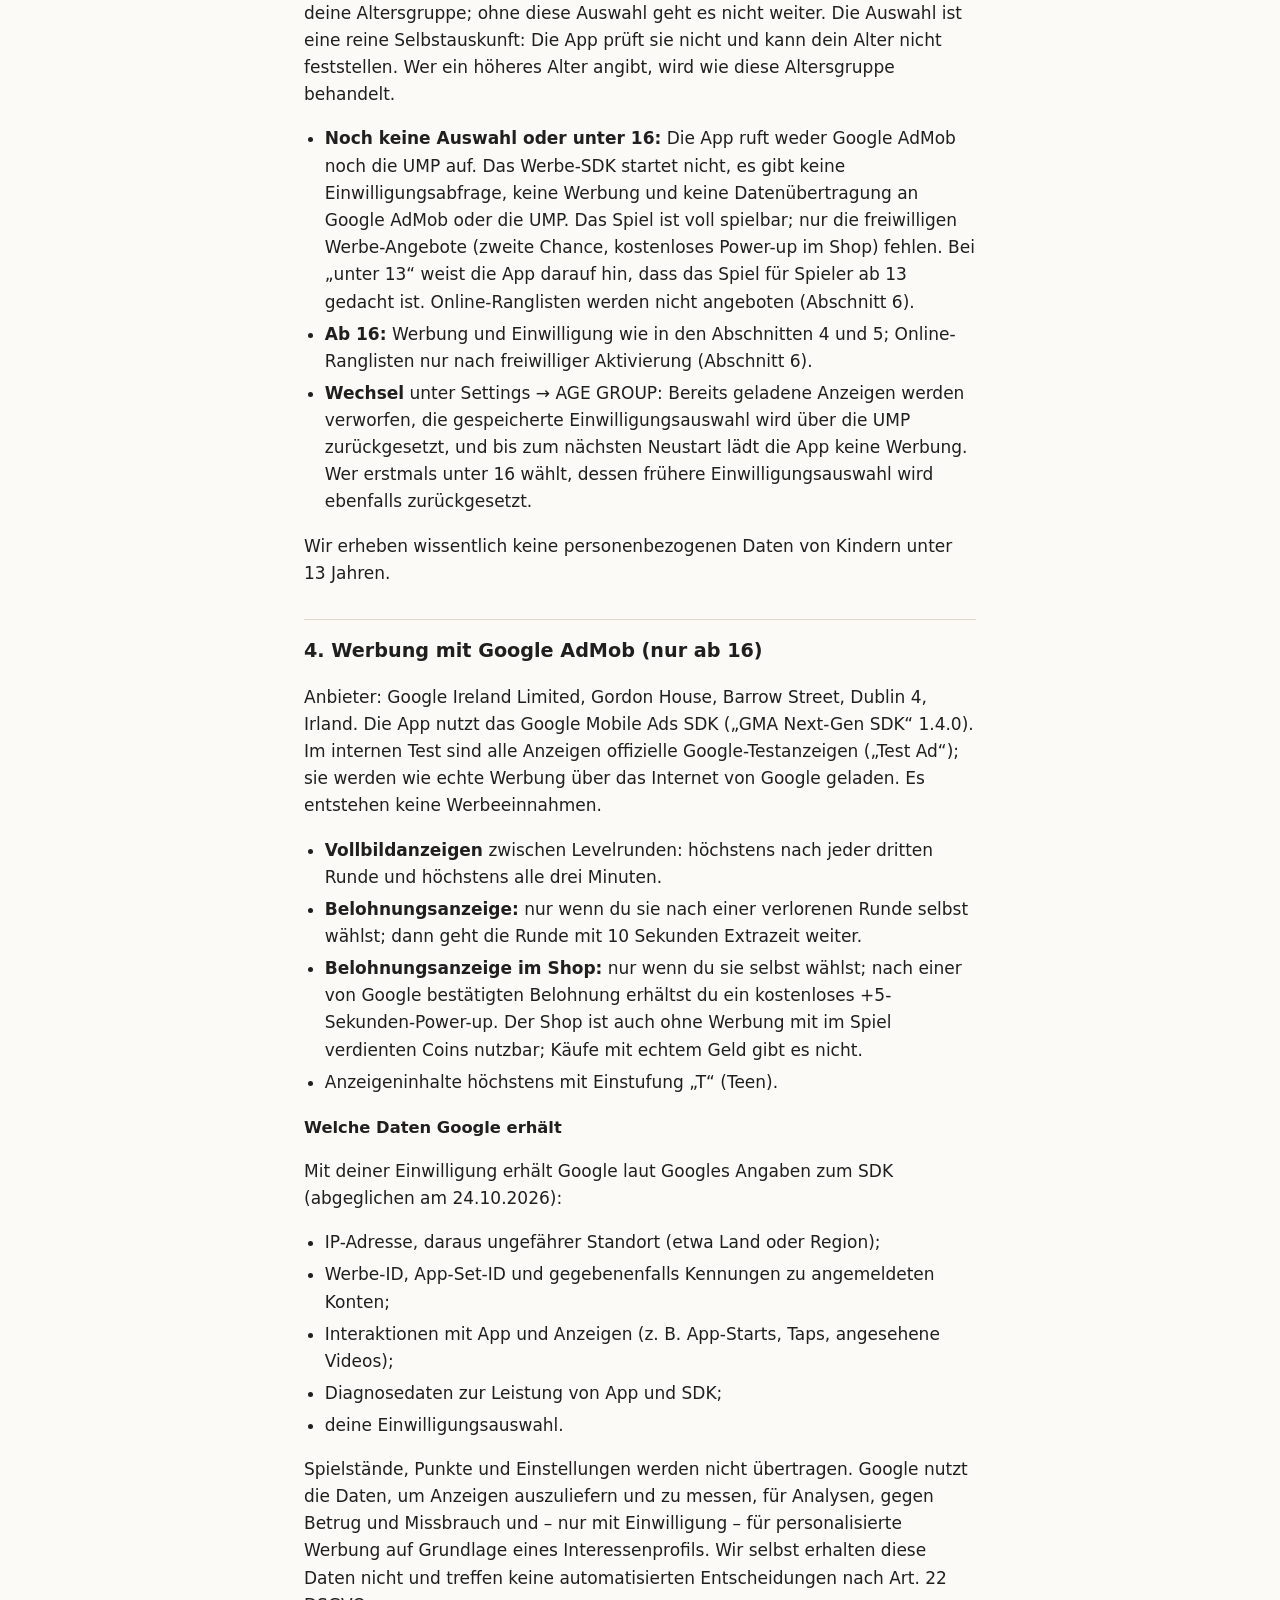
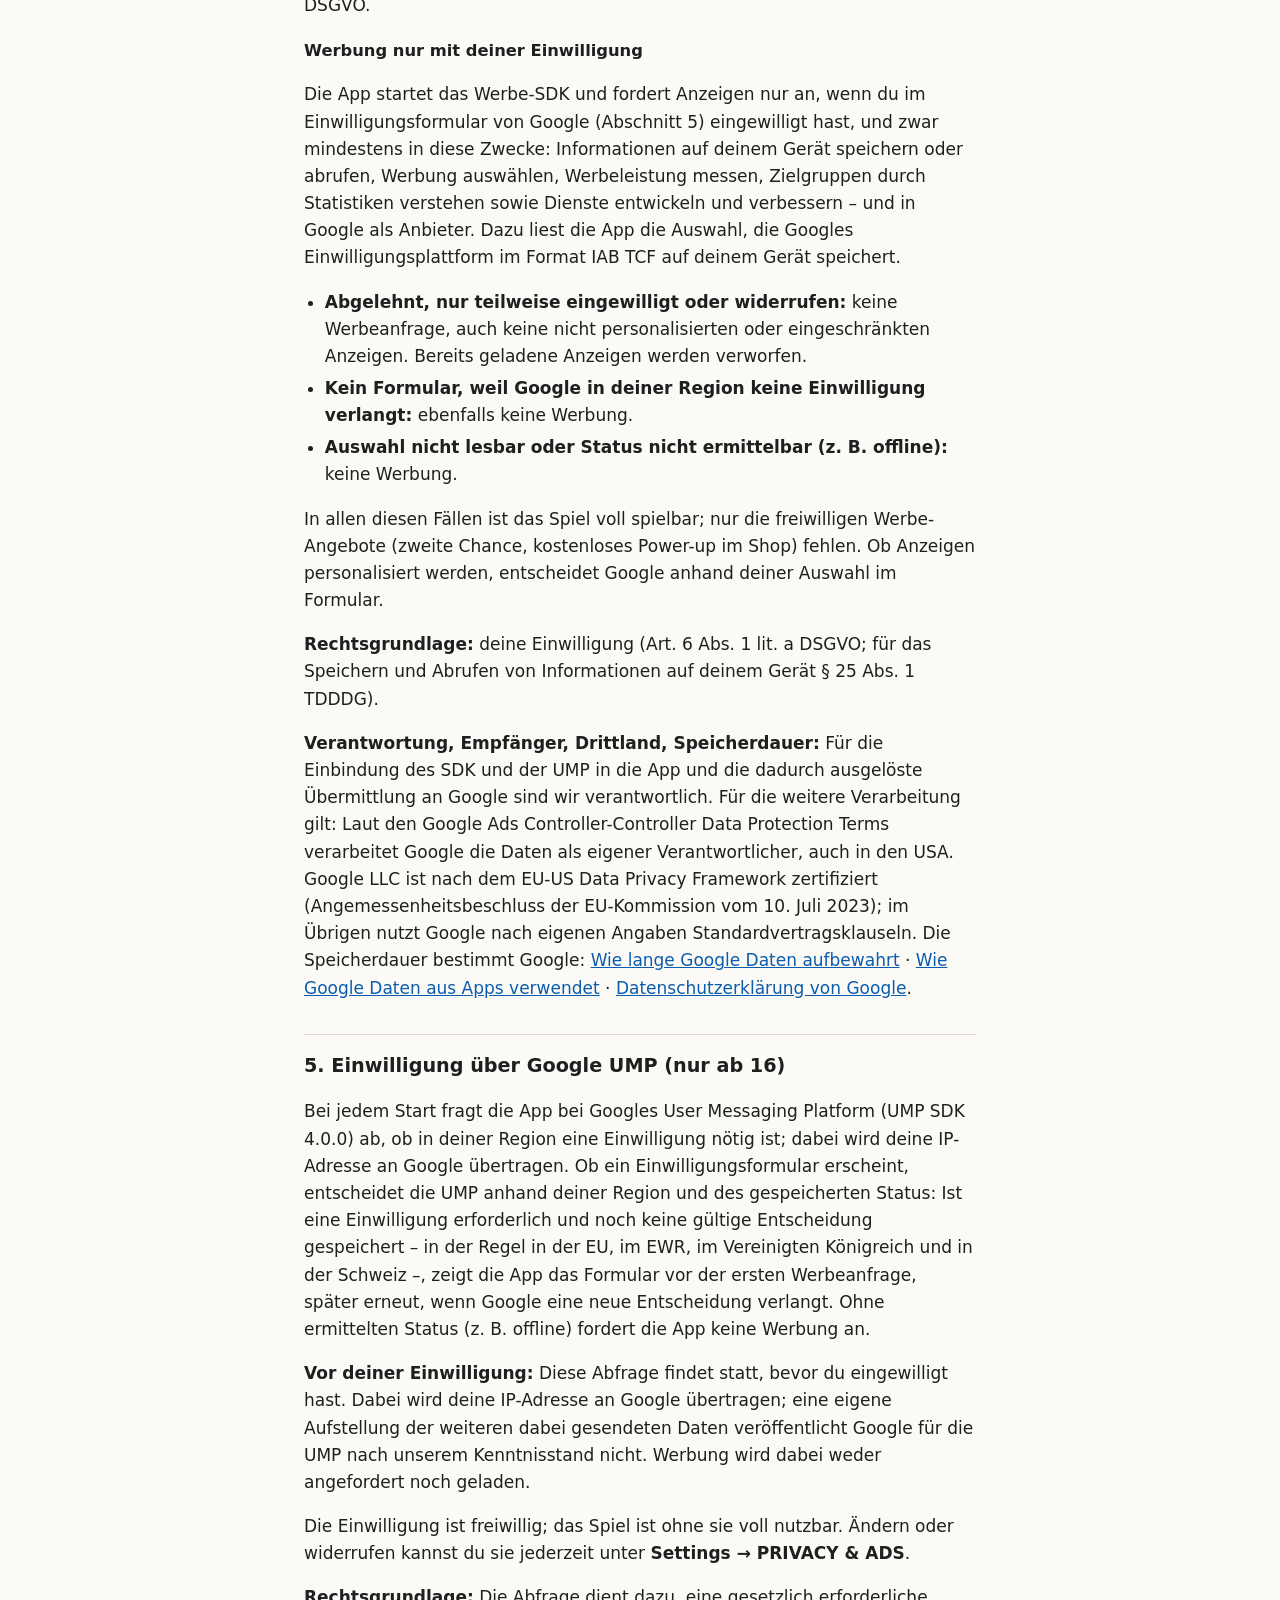
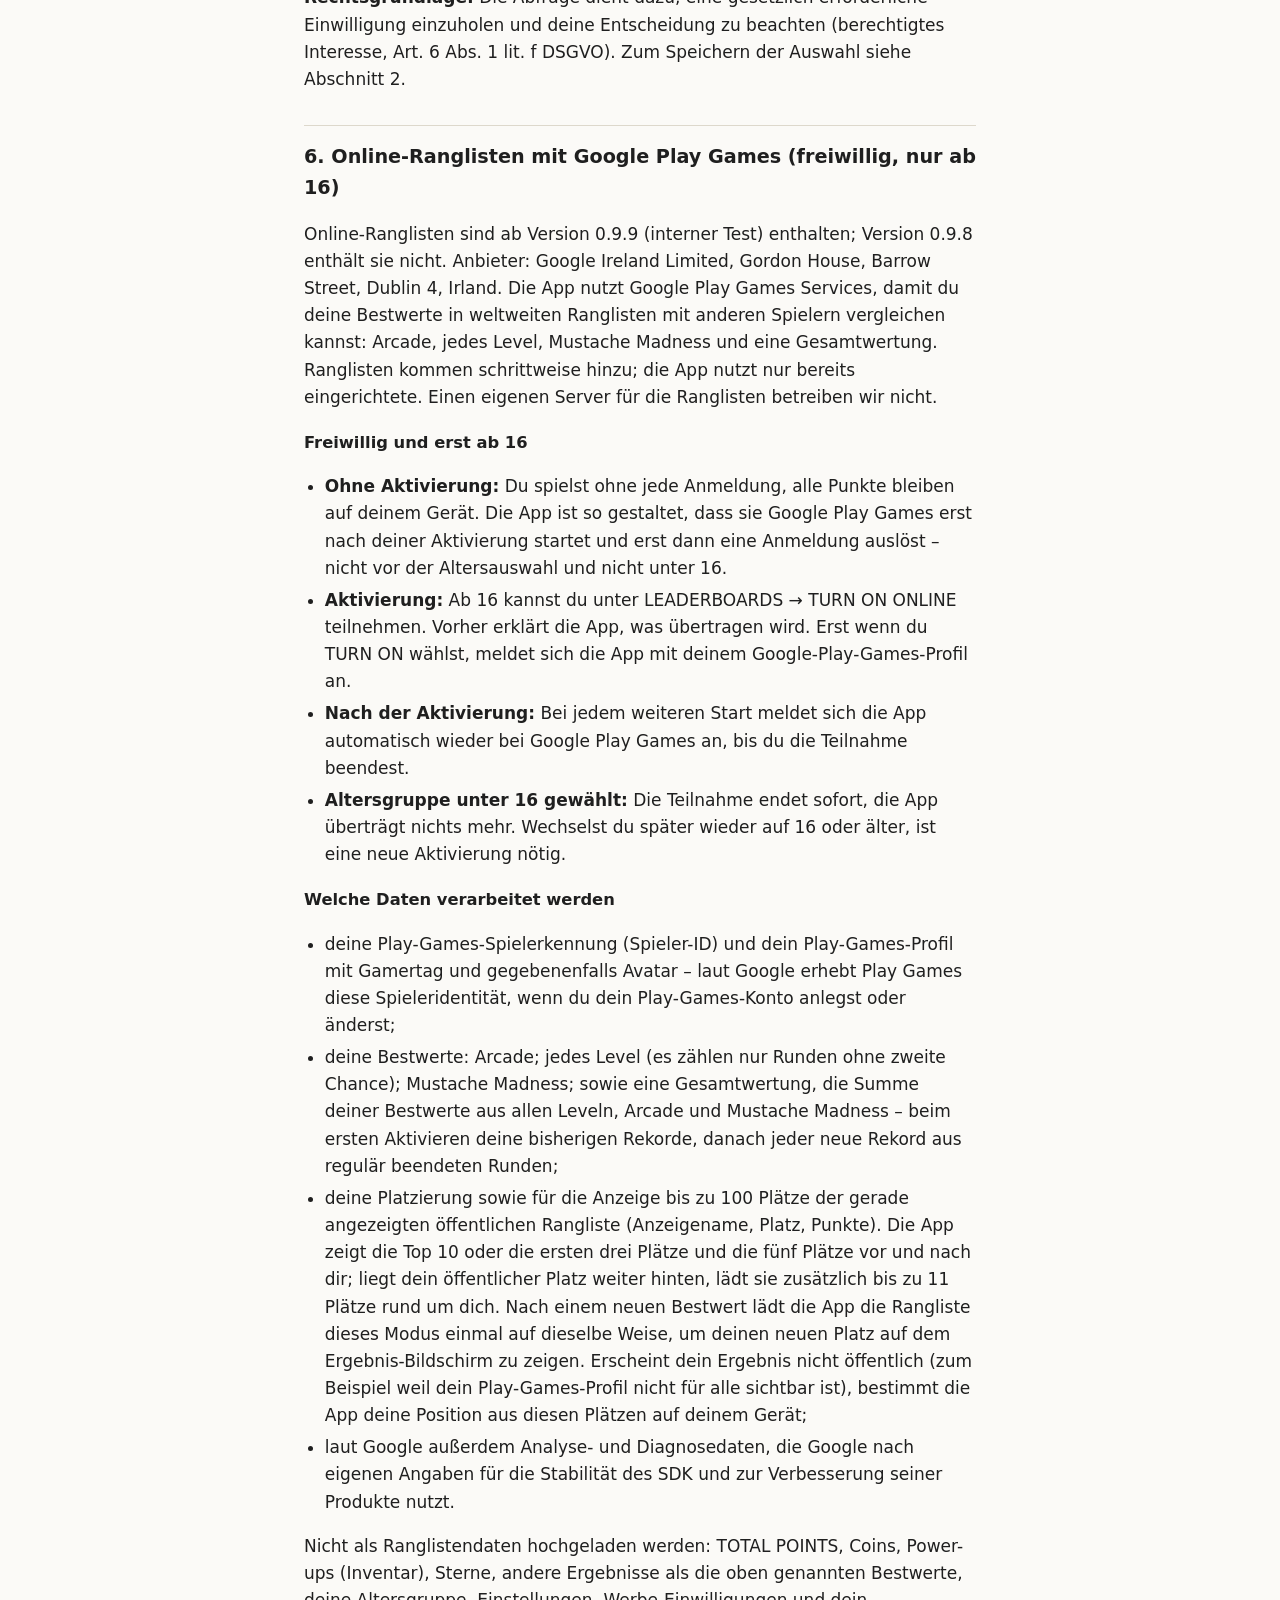
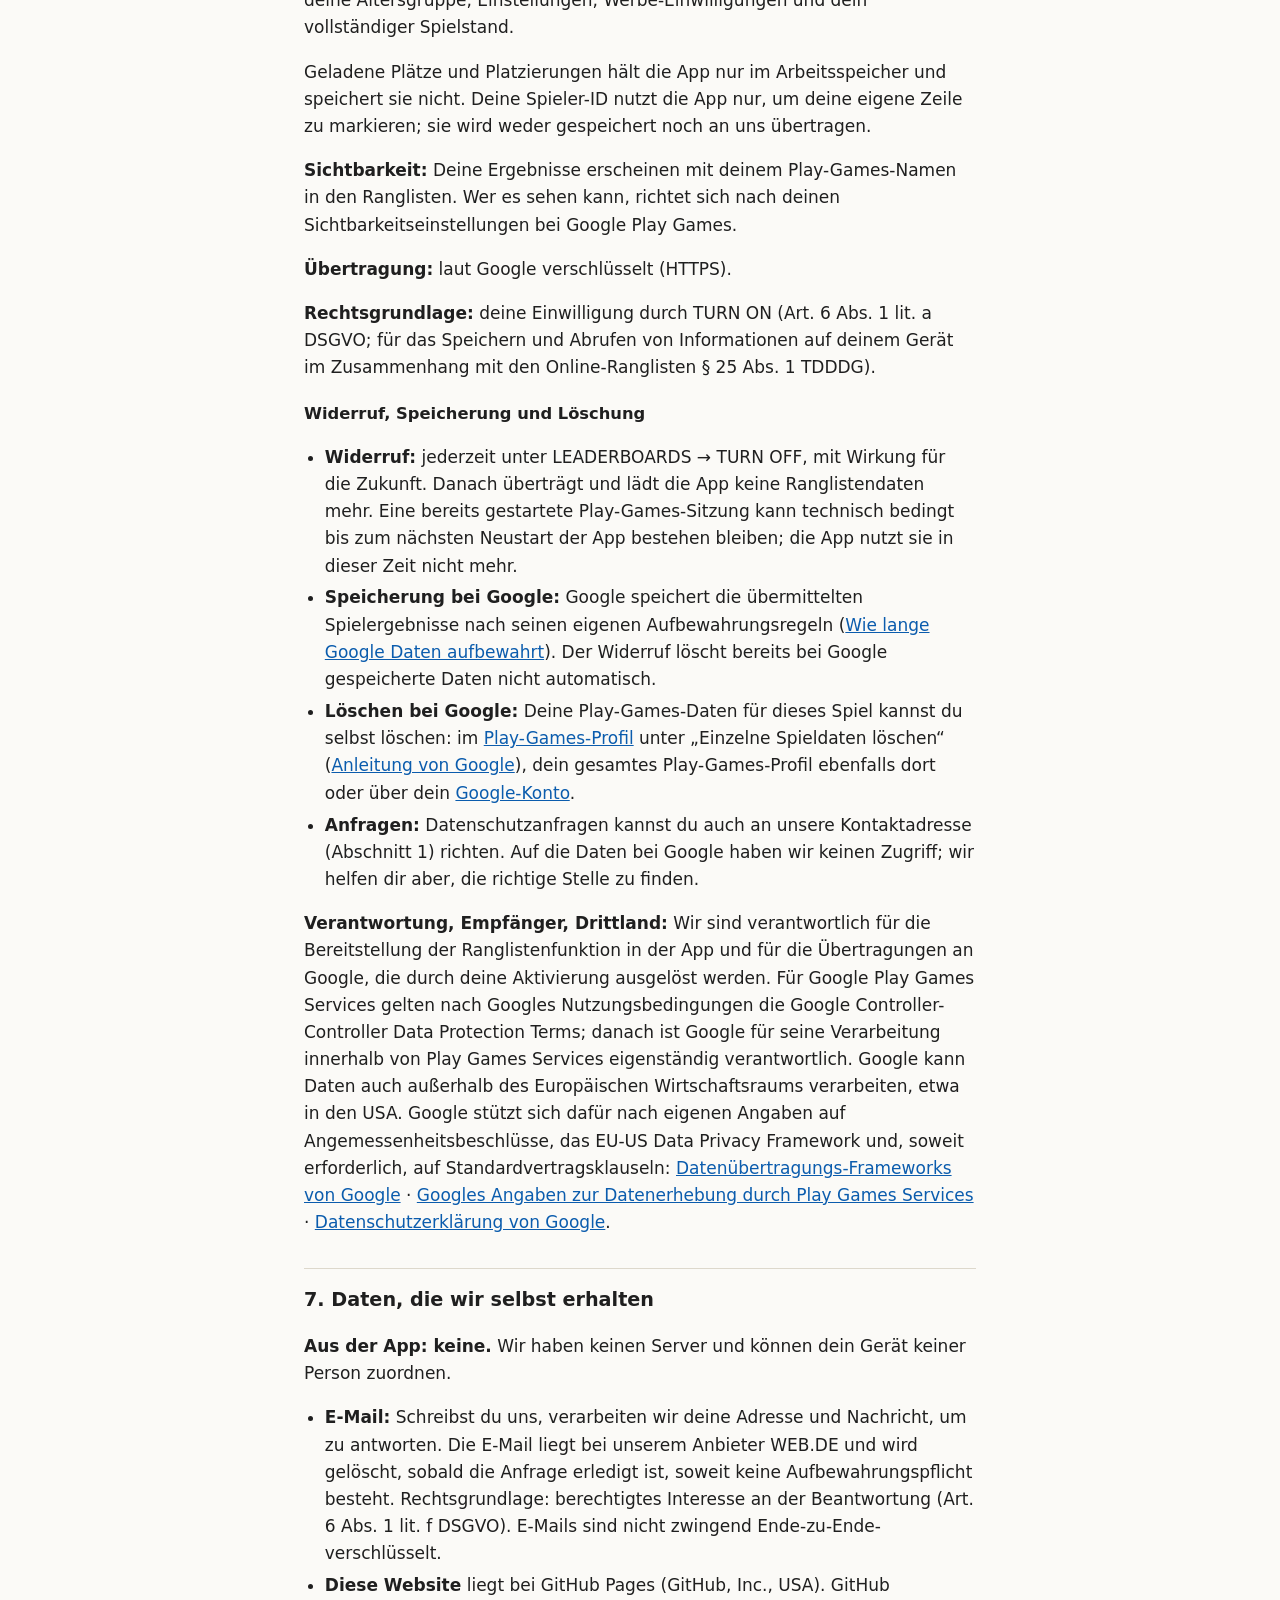
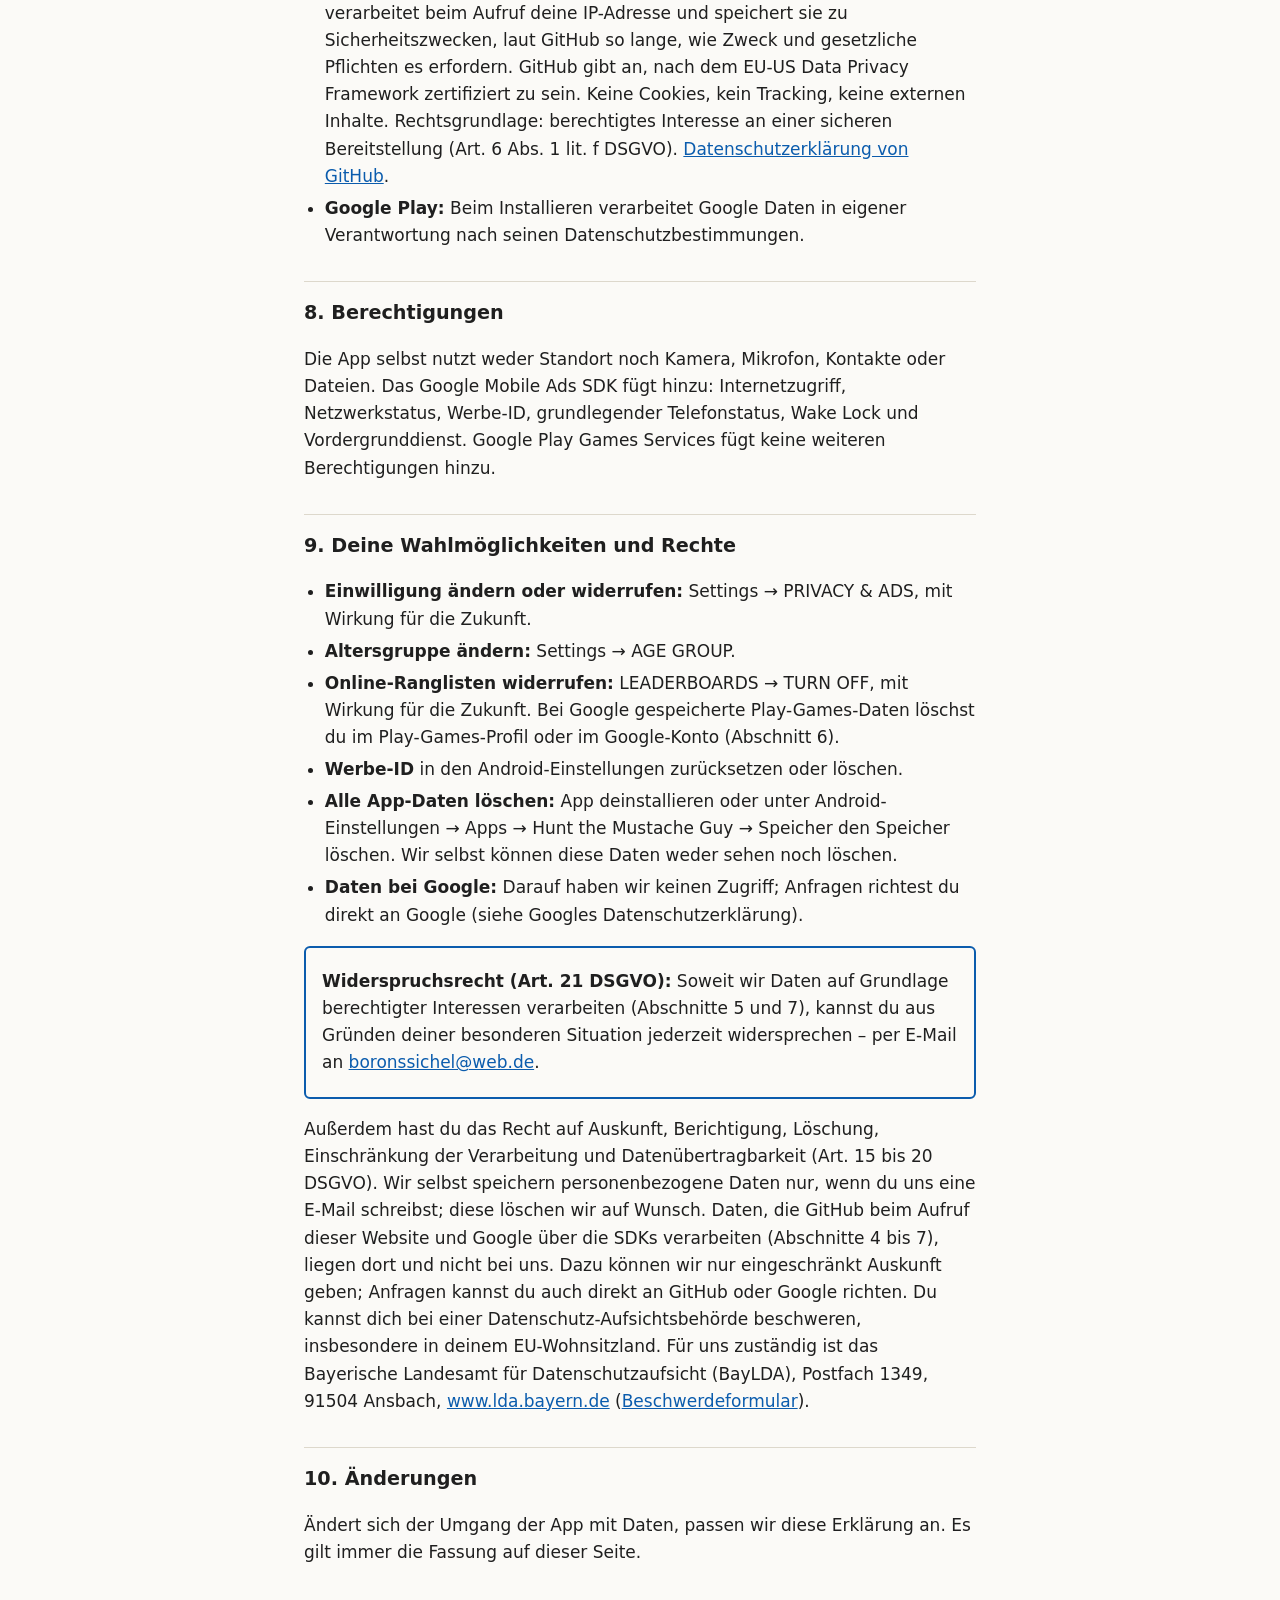
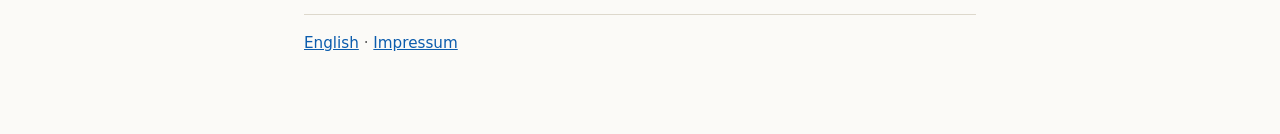
<file: de/index.html>
<!doctype html>
<html lang="de">
<head>
<meta charset="utf-8">
<meta name="viewport" content="width=device-width, initial-scale=1">
<title>Datenschutzerklärung – Hunt the Mustache Guy</title>
<link rel="stylesheet" href="../style.css">
</head>
<body>
<main>
<p class="lang"><a href="../">English</a> · <strong>Deutsch</strong> · <a href="../impressum/">Impressum</a></p>

<h1>Datenschutzerklärung</h1>
<p class="sub">Hunt the Mustache Guy – Android-Spiel</p>
<p class="meta">Stand: 28. Oktober 2026 · gilt ab Version 0.9.8 (interner Test über Google Play);
Online-Ranglisten (Abschnitt 6) sind ab Version 0.9.9 enthalten</p>

<div class="summary">
<h2>Kurz gesagt</h2>
<ul>
<li><strong>Offline ohne Konto, keine Echtgeldkäufe:</strong> Du kannst das Spiel ohne Anmeldung
oder Angabe von Kontaktdaten spielen. Für die freiwilligen Online-Ranglisten (ab 16 Jahren)
benötigst du ein Google-Play-Games-Profil; sie sind ab Version 0.9.9 (interner Test) enthalten,
in Version 0.9.8 noch nicht. Coins verdienst du durch Spielen; es gibt keine
Echtgeldkäufe. Wir betreiben keine eigenen Analyse- oder Absturzberichtsdienste. Bei aktivierten
Online-Ranglisten kann Google Play Games Services Analyse- und Diagnosedaten verarbeiten, wie in
<a href="#ranglisten">Abschnitt 6</a> beschrieben.</li>
<li><strong>Spielstände bleiben auf deinem Gerät:</strong> keine Cloud-Spielstände, keine
Übertragung an uns.</li>
<li><strong>Online-Ranglisten nur freiwillig ab 16:</strong> Nur wenn du sie selbst aktivierst,
meldet sich die App bei Google Play Games an und überträgt deine Bestwerte (Arcade, Level,
Mustache Madness und eine Gesamtwertung) an Google (Abschnitt 6).</li>
<li><strong>Werbung erst ab 16:</strong> Ohne Altersauswahl und unter 16 Jahren ruft die App
weder Google AdMob noch Googles Einwilligungsplattform (UMP) auf.</li>
<li><strong>Ab 16 nur mit Einwilligung:</strong> Im internen Test zeigt die App ausschließlich
offizielle Google-Testanzeigen – und nur, wenn du im Einwilligungsformular von Google zustimmst.
Dann werden Daten an Google übertragen. Vorher fragt die App bei Google ab, ob eine Einwilligung
nötig ist (Abschnitt 5). Ohne Zustimmung gibt es keine Werbung; das Spiel bleibt voll spielbar.</li>
<li><strong>Du entscheidest:</strong> Einwilligung jederzeit im Spiel änderbar. Die Daten auf
deinem Gerät kannst du jederzeit selbst löschen; auf Daten, die Google über die
Einwilligungsabfrage, Werbung oder Google Play Games erhalten hat, haben wir keinen Zugriff
(Abschnitt 9).</li>
</ul>
</div>

<nav class="toc" aria-label="Inhalt">
<strong>Inhalt</strong>
<ol>
<li><a href="#wer">Wer wir sind</a></li>
<li><a href="#geraet">Daten auf deinem Gerät</a></li>
<li><a href="#alter">Altersauswahl und Kinder</a></li>
<li><a href="#werbung">Werbung mit Google AdMob</a></li>
<li><a href="#einwilligung">Einwilligung über Google UMP</a></li>
<li><a href="#ranglisten">Online-Ranglisten mit Google Play Games</a></li>
<li><a href="#selbst">Daten, die wir selbst erhalten</a></li>
<li><a href="#berechtigungen">Berechtigungen</a></li>
<li><a href="#rechte">Deine Wahlmöglichkeiten und Rechte</a></li>
<li><a href="#aenderungen">Änderungen</a></li>
</ol>
</nav>

<div id="wer"></div>
<h2>1. Wer wir sind</h2>
<p>
Dominik Magerl<br>
Hochgernstra&#223;e 50<br>83026 Rosenheim<br>
Deutschland<br>
E-Mail: <a href="mailto:boronssichel@web.de">boronssichel@web.de</a>
</p>
<p>Verantwortlich im Sinne der DSGVO ist diese Privatperson mit Sitz in Deutschland. Die
E-Mail-Adresse oben gilt für alle Fragen, auch zum Datenschutz. Weitere Angaben:
<a href="../impressum/">Impressum</a>.</p>

<h2 id="geraet">2. Daten auf deinem Gerät</h2>
<p>Die App speichert nur im privaten App-Speicher deines Geräts:</p>
<table>
<thead><tr><th>Daten</th><th>Wofür</th><th>Wie lange</th></tr></thead>
<tbody>
<tr><td>Spielfortschritt: Level, Sterne, Punkte, Rekorde, Medaillen, besiegte Bosse, Rundenzahl,
TOTAL POINTS, Coins und Power-ups</td><td data-label="Wofür">damit du weiterspielen kannst</td><td data-label="Wie lange">bis du die App-Daten löschst</td></tr>
<tr><td>Einstellungen: Sound, Musik, Lautstärke</td><td data-label="Wofür">deine Einstellungen merken</td><td data-label="Wie lange">bis du die App-Daten löschst</td></tr>
<tr><td>Altersgruppe (unter 13, 13–15, 16–17, ab 18), kein Geburtsdatum</td><td data-label="Wofür">festlegen, ob Werbung, UMP und Online-Ranglisten genutzt werden dürfen</td><td data-label="Wie lange">bis zur Änderung oder Löschung</td></tr>
<tr><td>Einwilligungsauswahl (nur ab 16, von Google UMP im Format IAB TCF)</td><td data-label="Wofür">deine Entscheidung beachten</td><td data-label="Wie lange">bis zur Änderung, zum Wechsel der Altersgruppe oder zur Löschung</td></tr>
<tr><td>Online-Ranglisten (nur ab 16): ob du teilnimmst, Version der Erklärung, je Rangliste der
zuletzt an Google übertragene Bestwert</td><td data-label="Wofür">deine Entscheidung beachten, doppelte
Übertragungen vermeiden (Abschnitt 6)</td><td data-label="Wie lange">bis du die App-Daten
löschst</td></tr>
</tbody>
</table>
<p>Die App überträgt diese Daten nicht an uns, und die automatische Android-Cloud-Sicherung ist
ausgeschaltet. Bei einem Gerätewechsel oder nach dem Löschen der App ist dein Spielfortschritt
daher verloren. Die Einwilligungsauswahl sendet das Google-SDK mit jeder Werbeanfrage an Google
(Abschnitt 4). Hast du die Online-Ranglisten aktiviert, gehen außerdem deine Bestwerte für die
Ranglisten an Google Play Games (Abschnitt 6).</p>
<p><strong>Werbe-Zeitsteuerung nur während des Spielens:</strong> Den Rundenzähler und den
Zeitpunkt der letzten Vollbildanzeige nutzt die App nur im Arbeitsspeicher, solange sie läuft,
um Werbung zu begrenzen (höchstens nach jeder dritten Runde, höchstens alle drei Minuten). Diese
Werte werden nicht gespeichert und nicht übertragen; nach einem Neustart beginnt die Zählung
neu. Werte, die ältere Testversionen gespeichert hatten, löscht die App beim Start.</p>
<p><strong>Speichern auf dem Gerät (§ 25 TDDDG):</strong> § 25 TDDDG regelt, wann Informationen
auf deinem Gerät gespeichert oder dort ausgelesen werden dürfen; er ist keine Rechtsgrundlage
nach der DSGVO. Das Speichern von Spielfortschritt (einschließlich Bestwerten, Coins und
Power-ups), Einstellungen, Altersgruppe und Einwilligungsauswahl halten wir für das von dir
gewünschte Spiel und zum Beachten deiner Angaben für unbedingt erforderlich (§ 25 Abs. 2 Nr. 2
TDDDG). Speicherungen und Zugriffe im Zusammenhang mit den freiwilligen Online-Ranglisten –
durch die App und durch Google Play Games auf deinem Gerät – erfolgen dagegen erst nach deiner
Aktivierung und auf Grundlage deiner Einwilligung (§ 25 Abs. 1 TDDDG, Abschnitt 6).</p>

<h2 id="alter">3. Altersauswahl und Kinder</h2>
<p>Das Spiel ist für Personen ab 13 Jahren gedacht. Beim ersten Start wählst du deine
Altersgruppe; ohne diese Auswahl geht es nicht weiter. Die Auswahl ist eine reine
Selbstauskunft: Die App prüft sie nicht und kann dein Alter nicht feststellen. Wer ein höheres
Alter angibt, wird wie diese Altersgruppe behandelt.</p>
<ul>
<li><strong>Noch keine Auswahl oder unter 16:</strong> Die App ruft weder Google AdMob noch die
UMP auf. Das Werbe-SDK startet nicht, es gibt keine Einwilligungsabfrage, keine Werbung und
keine Datenübertragung an Google AdMob oder die UMP. Das Spiel ist voll spielbar; nur die
freiwilligen Werbe-Angebote (zweite Chance, kostenloses Power-up im Shop) fehlen. Bei „unter 13“ weist die App darauf hin,
dass das Spiel für Spieler ab 13 gedacht ist. Online-Ranglisten werden nicht angeboten
(Abschnitt 6).</li>
<li><strong>Ab 16:</strong> Werbung und Einwilligung wie in den Abschnitten 4 und 5; Online-Ranglisten
nur nach freiwilliger Aktivierung (Abschnitt 6).</li>
<li><strong>Wechsel</strong> unter Settings → AGE GROUP: Bereits geladene Anzeigen werden
verworfen, die gespeicherte Einwilligungsauswahl wird über die UMP zurückgesetzt, und bis zum
nächsten Neustart lädt die App keine Werbung. Wer erstmals unter 16 wählt, dessen frühere
Einwilligungsauswahl wird ebenfalls zurückgesetzt.</li>
</ul>
<p>Wir erheben wissentlich keine personenbezogenen Daten von Kindern unter 13 Jahren.</p>

<h2 id="werbung">4. Werbung mit Google AdMob (nur ab 16)</h2>
<p>Anbieter: Google Ireland Limited, Gordon House, Barrow Street, Dublin 4, Irland. Die App
nutzt das Google Mobile Ads SDK („GMA Next-Gen SDK“ 1.4.0). Im internen Test sind alle Anzeigen
offizielle Google-Testanzeigen („Test Ad“); sie werden wie echte Werbung über das Internet von
Google geladen. Es entstehen keine Werbeeinnahmen.</p>
<ul>
<li><strong>Vollbildanzeigen</strong> zwischen Levelrunden: höchstens nach jeder dritten Runde
und höchstens alle drei Minuten.</li>
<li><strong>Belohnungsanzeige:</strong> nur wenn du sie nach einer verlorenen Runde selbst
wählst; dann geht die Runde mit 10 Sekunden Extrazeit weiter.</li>
<li><strong>Belohnungsanzeige im Shop:</strong> nur wenn du sie selbst wählst; nach einer von
Google bestätigten Belohnung erhältst du ein kostenloses +5-Sekunden-Power-up. Der Shop ist auch
ohne Werbung mit im Spiel verdienten Coins nutzbar; Käufe mit echtem Geld gibt es nicht.</li>
<li>Anzeigeninhalte höchstens mit Einstufung „T“ (Teen).</li>
</ul>
<h3>Welche Daten Google erhält</h3>
<p>Mit deiner Einwilligung erhält Google laut Googles Angaben zum SDK (abgeglichen am
24.10.2026):</p>
<ul>
<li>IP-Adresse, daraus ungefährer Standort (etwa Land oder Region);</li>
<li>Werbe-ID, App-Set-ID und gegebenenfalls Kennungen zu angemeldeten Konten;</li>
<li>Interaktionen mit App und Anzeigen (z. B. App-Starts, Taps, angesehene Videos);</li>
<li>Diagnosedaten zur Leistung von App und SDK;</li>
<li>deine Einwilligungsauswahl.</li>
</ul>
<p>Spielstände, Punkte und Einstellungen werden nicht übertragen. Google nutzt die Daten, um
Anzeigen auszuliefern und zu messen, für Analysen, gegen Betrug und Missbrauch und – nur mit
Einwilligung – für personalisierte Werbung auf Grundlage eines Interessenprofils. Wir selbst
erhalten diese Daten nicht und treffen keine automatisierten Entscheidungen nach Art. 22 DSGVO.</p>
<h3>Werbung nur mit deiner Einwilligung</h3>
<p>Die App startet das Werbe-SDK und fordert Anzeigen nur an, wenn du im Einwilligungsformular
von Google (Abschnitt 5) eingewilligt hast, und zwar mindestens in diese Zwecke: Informationen
auf deinem Gerät speichern oder abrufen, Werbung auswählen, Werbeleistung messen, Zielgruppen
durch Statistiken verstehen sowie Dienste entwickeln und verbessern – und in Google als
Anbieter. Dazu liest die App die Auswahl, die Googles Einwilligungsplattform im Format IAB TCF
auf deinem Gerät speichert.</p>
<ul>
<li><strong>Abgelehnt, nur teilweise eingewilligt oder widerrufen:</strong> keine Werbeanfrage,
auch keine nicht personalisierten oder eingeschränkten Anzeigen. Bereits geladene Anzeigen werden
verworfen.</li>
<li><strong>Kein Formular, weil Google in deiner Region keine Einwilligung verlangt:</strong>
ebenfalls keine Werbung.</li>
<li><strong>Auswahl nicht lesbar oder Status nicht ermittelbar (z. B. offline):</strong> keine
Werbung.</li>
</ul>
<p>In allen diesen Fällen ist das Spiel voll spielbar; nur die freiwilligen Werbe-Angebote
(zweite Chance, kostenloses Power-up im Shop) fehlen. Ob Anzeigen personalisiert werden, entscheidet Google anhand deiner Auswahl
im Formular.</p>
<p><strong>Rechtsgrundlage:</strong> deine Einwilligung (Art. 6 Abs. 1 lit. a DSGVO; für das
Speichern und Abrufen von Informationen auf deinem Gerät § 25 Abs. 1 TDDDG).</p>
<p><strong>Verantwortung, Empfänger, Drittland, Speicherdauer:</strong> Für die Einbindung des
SDK und der UMP in die App und die dadurch ausgelöste Übermittlung an Google sind wir
verantwortlich. Für die weitere Verarbeitung gilt: Laut den Google Ads Controller-Controller
Data Protection Terms verarbeitet Google die Daten als eigener Verantwortlicher, auch in den
USA. Google LLC ist nach dem EU-US Data Privacy Framework zertifiziert (Angemessenheitsbeschluss
der EU-Kommission vom 10. Juli 2023); im Übrigen nutzt Google nach eigenen Angaben
Standardvertragsklauseln. Die Speicherdauer bestimmt Google:
<a href="https://policies.google.com/technologies/retention?hl=de">Wie lange Google Daten
aufbewahrt</a> ·
<a href="https://policies.google.com/technologies/partner-sites?hl=de">Wie Google Daten aus Apps
verwendet</a> · <a href="https://policies.google.com/privacy?hl=de">Datenschutzerklärung von
Google</a>.</p>

<h2 id="einwilligung">5. Einwilligung über Google UMP (nur ab 16)</h2>
<p>Bei jedem Start fragt die App bei Googles User Messaging Platform (UMP SDK 4.0.0) ab, ob in
deiner Region eine Einwilligung nötig ist; dabei wird deine IP-Adresse an Google übertragen. Ob
ein Einwilligungsformular erscheint, entscheidet die UMP anhand deiner Region und des
gespeicherten Status: Ist eine Einwilligung erforderlich und noch keine gültige Entscheidung
gespeichert – in der Regel in der EU, im EWR, im Vereinigten Königreich und in der Schweiz –,
zeigt die App das Formular vor der ersten Werbeanfrage, später erneut, wenn Google eine neue
Entscheidung verlangt.
Ohne ermittelten Status (z. B. offline) fordert die App keine Werbung an.</p>
<p><strong>Vor deiner Einwilligung:</strong> Diese Abfrage findet statt, bevor du eingewilligt
hast. Dabei wird deine IP-Adresse an Google übertragen; eine eigene Aufstellung der weiteren
dabei gesendeten Daten veröffentlicht Google für die UMP nach unserem Kenntnisstand nicht.
Werbung wird dabei weder angefordert noch geladen.</p>
<p>Die Einwilligung ist freiwillig; das Spiel ist ohne sie voll nutzbar. Ändern oder widerrufen
kannst du sie jederzeit unter <strong>Settings → PRIVACY &amp; ADS</strong>.</p>
<p><strong>Rechtsgrundlage:</strong> Die Abfrage dient dazu, eine gesetzlich erforderliche
Einwilligung einzuholen und deine Entscheidung zu beachten (berechtigtes Interesse, Art. 6
Abs. 1 lit. f DSGVO). Zum Speichern der Auswahl siehe Abschnitt 2.</p>

<h2 id="ranglisten">6. Online-Ranglisten mit Google Play Games (freiwillig, nur ab 16)</h2>
<p>Online-Ranglisten sind ab Version 0.9.9 (interner Test) enthalten; Version 0.9.8 enthält sie
nicht. Anbieter: Google Ireland Limited, Gordon House, Barrow Street, Dublin 4, Irland. Die App
nutzt Google Play Games Services, damit du deine Bestwerte in weltweiten Ranglisten mit anderen
Spielern vergleichen kannst: Arcade, jedes Level, Mustache Madness und eine Gesamtwertung.
Ranglisten kommen schrittweise hinzu; die App nutzt nur bereits eingerichtete. Einen eigenen
Server für die Ranglisten betreiben wir nicht.</p>
<h3>Freiwillig und erst ab 16</h3>
<ul>
<li><strong>Ohne Aktivierung:</strong> Du spielst ohne jede Anmeldung, alle Punkte bleiben auf
deinem Gerät. Die App ist so gestaltet, dass sie Google Play Games erst nach deiner Aktivierung
startet und erst dann eine Anmeldung auslöst – nicht vor der Altersauswahl und nicht unter
16.</li>
<li><strong>Aktivierung:</strong> Ab 16 kannst du unter LEADERBOARDS → TURN ON ONLINE teilnehmen.
Vorher erklärt die App, was übertragen wird. Erst wenn du TURN ON wählst, meldet sich die App mit
deinem Google-Play-Games-Profil an.</li>
<li><strong>Nach der Aktivierung:</strong> Bei jedem weiteren Start meldet sich die App automatisch
wieder bei Google Play Games an, bis du die Teilnahme beendest.</li>
<li><strong>Altersgruppe unter 16 gewählt:</strong> Die Teilnahme endet sofort, die App überträgt
nichts mehr. Wechselst du später wieder auf 16 oder älter, ist eine neue Aktivierung nötig.</li>
</ul>
<h3>Welche Daten verarbeitet werden</h3>
<ul>
<li>deine Play-Games-Spielerkennung (Spieler-ID) und dein Play-Games-Profil mit Gamertag und
gegebenenfalls Avatar – laut Google erhebt Play Games diese Spieleridentität, wenn du dein
Play-Games-Konto anlegst oder änderst;</li>
<li>deine Bestwerte: Arcade; jedes Level (es zählen nur Runden ohne zweite Chance); Mustache
Madness; sowie eine Gesamtwertung, die Summe deiner Bestwerte aus allen Leveln, Arcade und Mustache Madness – beim ersten Aktivieren
deine bisherigen Rekorde, danach jeder neue Rekord aus regulär beendeten Runden;</li>
<li>deine Platzierung sowie für die Anzeige bis zu 100 Plätze der gerade angezeigten öffentlichen
Rangliste (Anzeigename, Platz, Punkte). Die App zeigt die Top 10 oder die ersten drei Plätze und
die fünf Plätze vor und nach dir; liegt dein öffentlicher Platz weiter hinten, lädt sie zusätzlich
bis zu 11 Plätze rund um dich. Nach einem neuen Bestwert lädt die App die Rangliste dieses Modus
einmal auf dieselbe Weise, um deinen neuen Platz auf dem Ergebnis-Bildschirm zu zeigen. Erscheint
dein Ergebnis nicht öffentlich (zum Beispiel weil dein
Play-Games-Profil nicht für alle sichtbar ist), bestimmt die App deine Position aus diesen Plätzen
auf deinem Gerät;</li>
<li>laut Google außerdem Analyse- und Diagnosedaten, die Google nach eigenen Angaben für die
Stabilität des SDK und zur Verbesserung seiner Produkte nutzt.</li>
</ul>
<p>Nicht als Ranglistendaten hochgeladen werden: TOTAL POINTS, Coins, Power-ups (Inventar),
Sterne, andere Ergebnisse als die oben genannten Bestwerte, deine Altersgruppe, Einstellungen,
Werbe-Einwilligungen und dein vollständiger Spielstand.</p>
<p>Geladene Plätze und Platzierungen hält die App nur im Arbeitsspeicher und speichert sie nicht. Deine
Spieler-ID nutzt die App nur, um deine eigene Zeile zu markieren; sie wird weder gespeichert noch
an uns übertragen.</p>
<p><strong>Sichtbarkeit:</strong> Deine Ergebnisse erscheinen mit deinem Play-Games-Namen in den
Ranglisten. Wer es sehen kann, richtet sich nach deinen Sichtbarkeitseinstellungen bei Google Play
Games.</p>
<p><strong>Übertragung:</strong> laut Google verschlüsselt (HTTPS).</p>
<p><strong>Rechtsgrundlage:</strong> deine Einwilligung durch TURN ON (Art. 6 Abs. 1 lit. a DSGVO;
für das Speichern und Abrufen von Informationen auf deinem Gerät im Zusammenhang mit den
Online-Ranglisten § 25 Abs. 1 TDDDG).</p>
<h3>Widerruf, Speicherung und Löschung</h3>
<ul>
<li><strong>Widerruf:</strong> jederzeit unter LEADERBOARDS → TURN OFF, mit Wirkung für die
Zukunft. Danach überträgt und lädt die App keine Ranglistendaten mehr. Eine bereits gestartete
Play-Games-Sitzung kann technisch bedingt bis zum nächsten Neustart der App bestehen bleiben; die
App nutzt sie in dieser Zeit nicht mehr.</li>
<li><strong>Speicherung bei Google:</strong> Google speichert die übermittelten Spielergebnisse
nach seinen eigenen Aufbewahrungsregeln
(<a href="https://policies.google.com/technologies/retention?hl=de">Wie lange Google Daten
aufbewahrt</a>). Der Widerruf löscht bereits bei Google gespeicherte Daten nicht automatisch.</li>
<li><strong>Löschen bei Google:</strong> Deine Play-Games-Daten für dieses Spiel kannst du selbst
löschen: im <a href="https://play.google.com/games/profile">Play-Games-Profil</a> unter „Einzelne
Spieldaten löschen“ (<a href="https://support.google.com/googleplay/answer/9130646?hl=de">Anleitung
von Google</a>), dein gesamtes Play-Games-Profil ebenfalls dort oder über dein
<a href="https://myaccount.google.com/">Google-Konto</a>.</li>
<li><strong>Anfragen:</strong> Datenschutzanfragen kannst du auch an unsere Kontaktadresse
(Abschnitt 1) richten. Auf die Daten bei Google haben wir keinen Zugriff; wir helfen dir aber,
die richtige Stelle zu finden.</li>
</ul>
<p><strong>Verantwortung, Empfänger, Drittland:</strong> Wir sind verantwortlich für die
Bereitstellung der Ranglistenfunktion in der App und für die Übertragungen an Google, die durch
deine Aktivierung ausgelöst werden. Für Google Play Games Services gelten nach Googles
Nutzungsbedingungen die Google Controller-Controller Data Protection Terms; danach ist Google für
seine Verarbeitung innerhalb von Play Games Services eigenständig verantwortlich. Google kann
Daten auch außerhalb des Europäischen Wirtschaftsraums verarbeiten, etwa in den USA. Google stützt
sich dafür nach eigenen Angaben auf Angemessenheitsbeschlüsse, das EU-US Data Privacy Framework
und, soweit erforderlich, auf Standardvertragsklauseln:
<a href="https://policies.google.com/privacy/frameworks?hl=de">Datenübertragungs-Frameworks von
Google</a> · <a href="https://developer.android.com/games/pgs/data-collection">Googles Angaben zur
Datenerhebung durch Play Games Services</a> ·
<a href="https://policies.google.com/privacy?hl=de">Datenschutzerklärung von Google</a>.</p>

<h2 id="selbst">7. Daten, die wir selbst erhalten</h2>
<p><strong>Aus der App: keine.</strong> Wir haben keinen Server und können dein Gerät keiner
Person zuordnen.</p>
<ul>
<li><strong>E-Mail:</strong> Schreibst du uns, verarbeiten wir deine Adresse und Nachricht, um
zu antworten. Die E-Mail liegt bei unserem Anbieter WEB.DE und wird gelöscht, sobald die Anfrage
erledigt ist, soweit keine Aufbewahrungspflicht besteht. Rechtsgrundlage: berechtigtes Interesse
an der Beantwortung (Art. 6 Abs. 1 lit. f DSGVO). E-Mails sind nicht zwingend
Ende-zu-Ende-verschlüsselt.</li>
<li><strong>Diese Website</strong> liegt bei GitHub Pages (GitHub, Inc., USA). GitHub verarbeitet
beim Aufruf deine IP-Adresse und speichert sie zu Sicherheitszwecken, laut GitHub so lange, wie
Zweck und gesetzliche Pflichten es erfordern. GitHub gibt an, nach dem EU-US Data Privacy
Framework zertifiziert zu sein. Keine Cookies, kein Tracking, keine externen Inhalte.
Rechtsgrundlage: berechtigtes Interesse an einer sicheren Bereitstellung (Art. 6 Abs. 1 lit. f
DSGVO). <a href="https://docs.github.com/de/site-policy/privacy-policies/github-general-privacy-statement">Datenschutzerklärung von GitHub</a>.</li>
<li><strong>Google Play:</strong> Beim Installieren verarbeitet Google Daten in eigener
Verantwortung nach seinen Datenschutzbestimmungen.</li>
</ul>

<h2 id="berechtigungen">8. Berechtigungen</h2>
<p>Die App selbst nutzt weder Standort noch Kamera, Mikrofon, Kontakte oder Dateien. Das Google
Mobile Ads SDK fügt hinzu: Internetzugriff, Netzwerkstatus, Werbe-ID, grundlegender
Telefonstatus, Wake Lock und Vordergrunddienst. Google Play Games Services fügt keine weiteren
Berechtigungen hinzu.</p>

<h2 id="rechte">9. Deine Wahlmöglichkeiten und Rechte</h2>
<ul>
<li><strong>Einwilligung ändern oder widerrufen:</strong> Settings → PRIVACY &amp; ADS, mit Wirkung
für die Zukunft.</li>
<li><strong>Altersgruppe ändern:</strong> Settings → AGE GROUP.</li>
<li><strong>Online-Ranglisten widerrufen:</strong> LEADERBOARDS → TURN OFF, mit Wirkung für die
Zukunft. Bei Google gespeicherte Play-Games-Daten löschst du im Play-Games-Profil oder im
Google-Konto (Abschnitt 6).</li>
<li><strong>Werbe-ID</strong> in den Android-Einstellungen zurücksetzen oder löschen.</li>
<li><strong>Alle App-Daten löschen:</strong> App deinstallieren oder unter Android-Einstellungen →
Apps → Hunt the Mustache Guy → Speicher den Speicher löschen. Wir selbst können diese Daten
weder sehen noch löschen.</li>
<li><strong>Daten bei Google:</strong> Darauf haben wir keinen Zugriff; Anfragen richtest du
direkt an Google (siehe Googles Datenschutzerklärung).</li>
</ul>
<div class="objection">
<p><strong>Widerspruchsrecht (Art. 21 DSGVO):</strong> Soweit wir Daten auf Grundlage
berechtigter Interessen verarbeiten (Abschnitte 5 und 7), kannst du aus Gründen deiner
besonderen Situation jederzeit widersprechen – per E-Mail an
<a href="mailto:boronssichel@web.de">boronssichel@web.de</a>.</p>
</div>
<p>Außerdem hast du das Recht auf Auskunft, Berichtigung, Löschung, Einschränkung der
Verarbeitung und Datenübertragbarkeit (Art. 15 bis 20 DSGVO). Wir selbst speichern personenbezogene
Daten nur, wenn du uns eine E-Mail schreibst; diese löschen wir auf Wunsch. Daten, die GitHub
beim Aufruf dieser Website und Google über die SDKs verarbeiten (Abschnitte 4 bis 7), liegen
dort und nicht bei uns. Dazu können wir nur eingeschränkt Auskunft geben; Anfragen kannst du
auch direkt an GitHub oder Google richten. Du kannst dich bei einer
Datenschutz-Aufsichtsbehörde beschweren, insbesondere in deinem EU-Wohnsitzland. Für uns
zuständig ist das Bayerische Landesamt für Datenschutzaufsicht (BayLDA), Postfach 1349, 91504
Ansbach, <a href="https://www.lda.bayern.de/">www.lda.bayern.de</a>
(<a href="https://www.lda.bayern.de/de/beschwerde.html">Beschwerdeformular</a>).</p>

<h2 id="aenderungen">10. Änderungen</h2>
<p>Ändert sich der Umgang der App mit Daten, passen wir diese Erklärung an. Es gilt immer die
Fassung auf dieser Seite.</p>

<p class="foot"><a href="../">English</a> · <a href="../impressum/">Impressum</a></p>
</main>
</body>
</html>
</file>
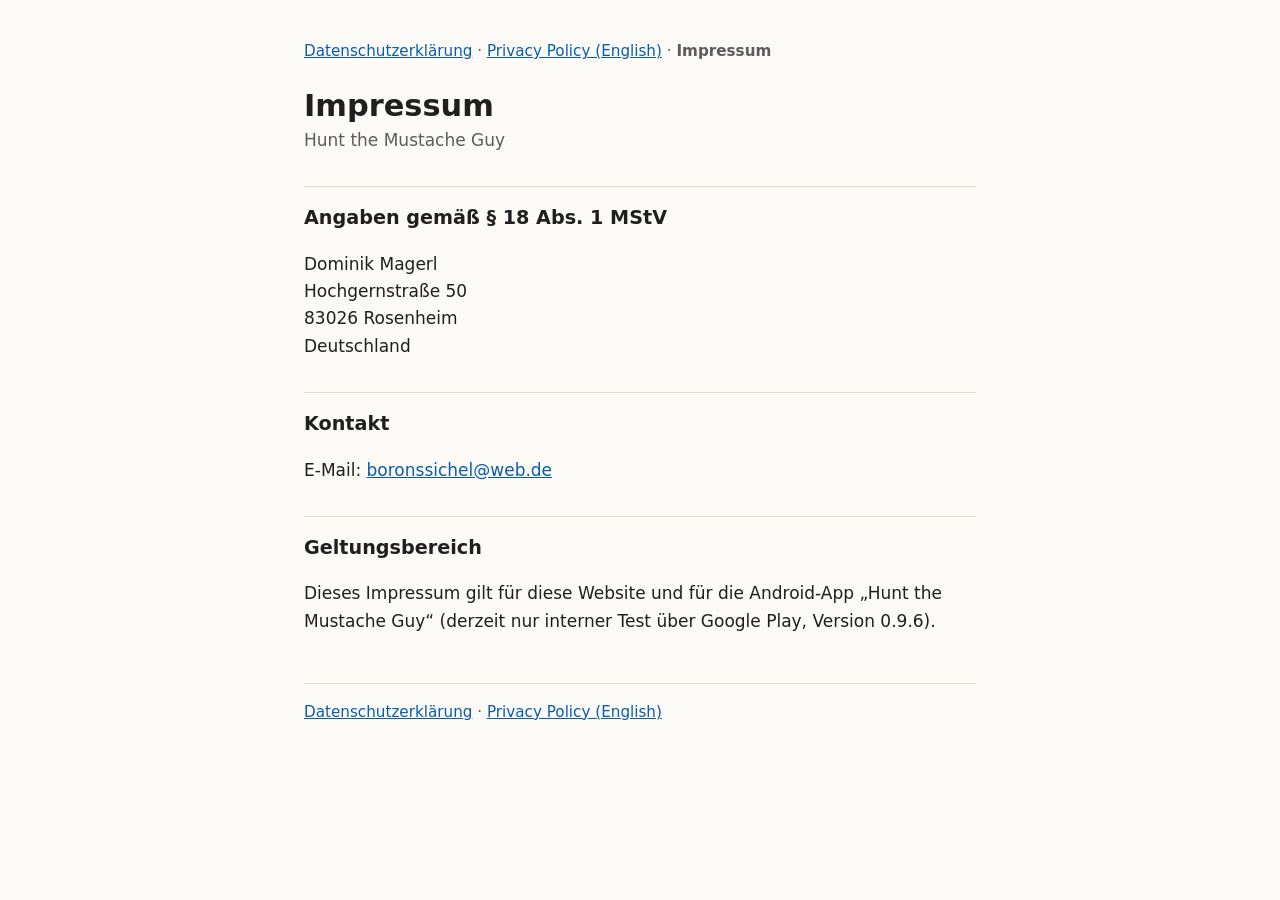
<file: impressum/index.html>
<!doctype html>
<html lang="de">
<head>
<meta charset="utf-8">
<meta name="viewport" content="width=device-width, initial-scale=1">
<title>Impressum – Hunt the Mustache Guy</title>
<link rel="stylesheet" href="../style.css">
</head>
<body>
<main>
<p class="lang"><a href="../de/">Datenschutzerklärung</a> · <a href="../">Privacy Policy (English)</a> · <strong>Impressum</strong></p>

<h1>Impressum</h1>
<p class="sub">Hunt the Mustache Guy</p>

<h2>Angaben gemäß § 18 Abs. 1 MStV</h2>
<p>
Dominik Magerl<br>
Hochgernstra&#223;e 50<br>83026 Rosenheim<br>
Deutschland
</p>

<h2>Kontakt</h2>
<p>
E-Mail: <a href="mailto:boronssichel@web.de">boronssichel@web.de</a>
</p>

<h2>Geltungsbereich</h2>
<p>Dieses Impressum gilt für diese Website und für die Android-App „Hunt the Mustache Guy“
(derzeit nur interner Test über Google Play, Version 0.9.6).</p>

<p class="foot"><a href="../de/">Datenschutzerklärung</a> · <a href="../">Privacy Policy (English)</a></p>
</main>
</body>
</html>
</file>
<file: style.css>
:root {
  --bg: #fbfaf7;
  --text: #1f1f1f;
  --muted: #5c5c5c;
  --link: #0b5cad;
  --rule: #ddd8cc;
}

@media (prefers-color-scheme: dark) {
  :root {
    --bg: #17181a;
    --text: #e8e6e1;
    --muted: #a5a29b;
    --link: #7fb6f0;
    --rule: #34363a;
  }
}

* { box-sizing: border-box; }

body {
  margin: 0;
  background: var(--bg);
  color: var(--text);
  font: 17px/1.6 system-ui, -apple-system, "Segoe UI", Roboto, sans-serif;
}

main {
  max-width: 44rem;
  margin: 0 auto;
  padding: 1.5rem 16px 4rem;
}

h1 { font-size: 1.9rem; line-height: 1.2; margin: 1.5rem 0 0.2rem; }
h2 { font-size: 1.2rem; margin: 2rem 0 0.5rem; padding-top: 1rem; border-top: 1px solid var(--rule); }
.sub { color: var(--muted); margin-top: 0; }
.lang { font-size: 0.95rem; color: var(--muted); }
a { color: var(--link); overflow-wrap: anywhere; }
ul { padding-left: 1.3rem; }
li { margin: 0.3rem 0; }

.foot { margin-top: 3rem; padding-top: 1rem; border-top: 1px solid var(--rule); font-size: 0.95rem; color: var(--muted); }
.note { border-left: 4px solid var(--link); padding: 0.6rem 0.9rem; background: rgba(127, 127, 127, 0.08); border-radius: 4px; }
.objection { border: 2px solid var(--link); border-radius: 6px; padding: 0.2rem 1rem; margin: 1rem 0; }
h2 { scroll-margin-top: 1rem; }
h3 { font-size: 1.02rem; margin: 1.2rem 0 0.3rem; }
.meta { color: var(--muted); font-size: 0.95rem; margin: 0.2rem 0 1rem; }

/* Kurzfassung oben */
.summary { background: rgba(127, 127, 127, 0.08); border-radius: 8px; padding: 0.4rem 1.1rem 0.6rem; margin: 1.2rem 0; }
.summary h2 { border-top: 0; padding-top: 0; margin-top: 0.8rem; }

/* Sprunglinks */
.toc { font-size: 0.95rem; margin: 1rem 0; }
.toc ol { margin: 0.3rem 0 0; padding-left: 1.4rem; columns: 2; column-gap: 2rem; }
.toc li { margin: 0.15rem 0; break-inside: avoid; }
@media (max-width: 34rem) { .toc ol { columns: 1; } }

/* Datentabelle: auf schmalen Bildschirmen untereinander */
table { width: 100%; border-collapse: collapse; margin: 0.8rem 0; font-size: 0.95rem; }
th, td { text-align: left; vertical-align: top; padding: 0.45rem 0.6rem; border-bottom: 1px solid var(--rule); }
th { color: var(--muted); font-weight: 600; }
@media (max-width: 34rem) {
  thead { display: none; }
  table, tbody, tr, td { display: block; width: 100%; }
  tr { border-bottom: 1px solid var(--rule); padding: 0.4rem 0; }
  td { border: 0; padding: 0.15rem 0; }
  td::before { content: attr(data-label) ": "; color: var(--muted); font-weight: 600; }
  td:first-child::before { content: ""; }
  td:first-child { font-weight: 600; }
}
</file>
